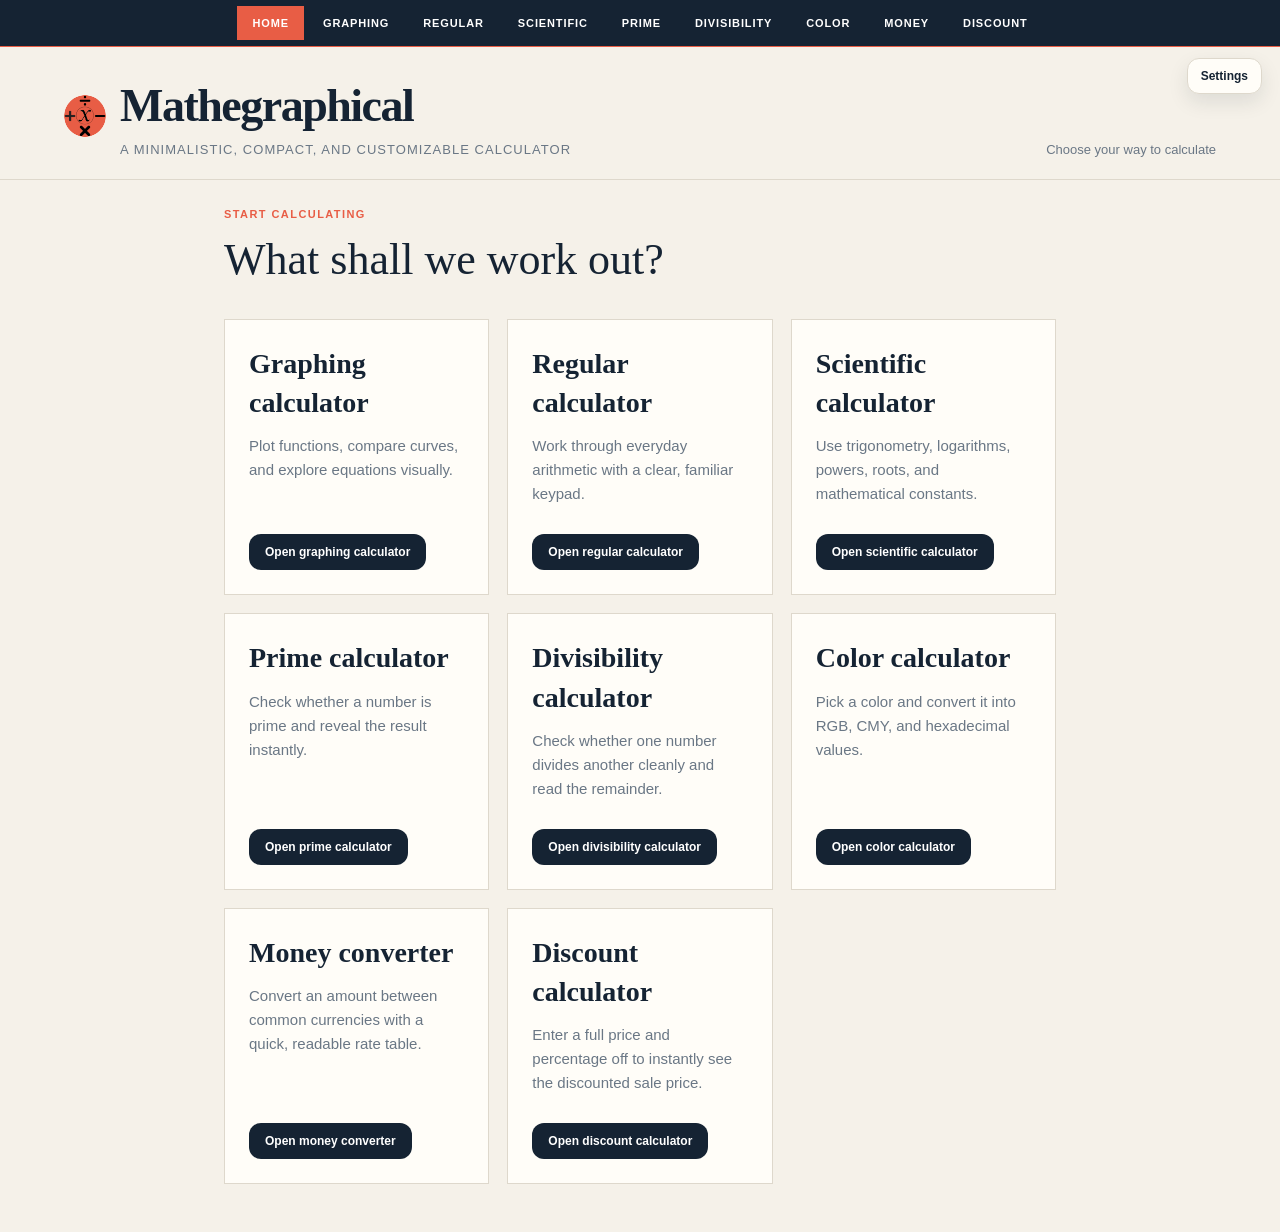
<file: index.html>
<!DOCTYPE html>
<html lang="en">
<head>
	<meta charset="UTF-8">
	<meta name="viewport" content="width=device-width, initial-scale=1.0">
	<title>Mathegraphical | A minimalistic, compact, and customizable calculator</title>
	<link rel="stylesheet" href="styles.css">
	<link rel="manifest" href="./manifest.json">
	<meta name="theme-color" content="#000000">
	<script>
	if ('serviceWorker' in navigator) {
		window.addEventListener('load', () => {
		navigator.serviceWorker.register('sw.js')
			.then(reg => console.log('Service Worker registered successfully!', reg))
			.catch(err => console.log('Service Worker registration failed:', err));
		});
	}
	</script>

</head>
<body>
	<div class="app">
		<header>
			<div class="brand">
				<img class="mark" src="mathegraphicallogo.svg" alt="Mathegraphical logo">
				<div><h1>Mathegraphical</h1><p class="subtitle">A minimalistic, compact, and customizable calculator</p></div>
			</div>
			<div class="hint">Choose your way to calculate</div>
		</header>
		<main class="home-main">
			<p class="eyebrow">Start calculating</p>
			<h2>What shall we work out?</h2>
			<div class="choices">
				<a class="choice" href="graphingcalculator.html">
					<div>
						<h3>Graphing calculator</h3>
						<p>Plot functions, compare curves, and explore equations visually.</p>
					</div>
					<span class="choice-label">Open graphing calculator</span>
				</a>
				<a class="choice" href="regularcalculator.html">
					<div>
						<h3>Regular calculator</h3>
						<p>Work through everyday arithmetic with a clear, familiar keypad.</p>
					</div>
					<span class="choice-label">Open regular calculator</span>
				</a>
				<a class="choice" href="scientificcalculator.html">
					<div>
						<h3>Scientific calculator</h3>
						<p>Use trigonometry, logarithms, powers, roots, and mathematical constants.</p>
					</div>
					<span class="choice-label">Open scientific calculator</span>
				</a>
				<a class="choice" href="primecalculator.html">
					<div><h3>Prime calculator</h3><p>Check whether a number is prime and reveal the result instantly.</p></div>
					<span class="choice-label">Open prime calculator</span>
				</a>
				<a class="choice" href="divisibilitycalcualtor.html">
					<div><h3>Divisibility calculator</h3><p>Check whether one number divides another cleanly and read the remainder.</p></div>
					<span class="choice-label">Open divisibility calculator</span>
				</a>
				<a class="choice" href="colorcalculator.html">
					<div><h3>Color calculator</h3><p>Pick a color and convert it into RGB, CMY, and hexadecimal values.</p></div>
					<span class="choice-label">Open color calculator</span>
				</a>
				<a class="choice" href="moneyconverter.html">
					<div><h3>Money converter</h3><p>Convert an amount between common currencies with a quick, readable rate table.</p></div>
					<span class="choice-label">Open money converter</span>
				</a>
				<a class="choice" href="discountcalculator.html">
					<div><h3>Discount calculator</h3><p>Enter a full price and percentage off to instantly see the discounted sale price.</p></div>
					<span class="choice-label">Open discount calculator</span>
				</a>
			</div>
		</main>
	</div>
	<nav class="side-tabs" aria-label="Calculator navigation">
		<a class="side-tab active" href="index.html" aria-current="page">Home</a>
		<a class="side-tab" href="graphingcalculator.html">Graphing</a>
		<a class="side-tab" href="regularcalculator.html">Regular</a>
		<a class="side-tab" href="scientificcalculator.html">Scientific</a>
		<a class="side-tab" href="primecalculator.html">Prime</a>
		<a class="side-tab" href="divisibilitycalcualtor.html">Divisibility</a>
		<a class="side-tab" href="colorcalculator.html">Color</a>
		<a class="side-tab" href="moneyconverter.html">Money</a>
		<a class="side-tab" href="discountcalculator.html">Discount</a>
	</nav>
	<div class="settings-launcher">
		<section class="settings-panel" id="settings-panel" hidden aria-labelledby="settings-title">
			<button class="settings-close" id="settings-close" type="button" aria-label="Close settings">×</button>
			<h2 id="settings-title">Colors</h2>
			<div class="settings-content">
				<p class="settings-section-title">Colors</p>
				<label class="color-setting">Accent <input type="color" data-color-variable="--accent" value="#e85d45"></label>
				<label class="color-setting">Ink <input type="color" data-color-variable="--ink" value="#152333"></label>
				<label class="color-setting">Paper <input type="color" data-color-variable="--paper" value="#f5f1e9"></label>
				<label class="color-setting">Panel <input type="color" data-color-variable="--panel" value="#fffdf8"></label>
				<p class="settings-section-title">Typography</p>
				<label class="font-setting">Font family <select id="font-family"><option value="Georgia">Georgia</option><option value="Arial">Arial</option><option value="Verdana">Verdana</option><option value="Courier New">Courier New</option></select></label>
				<label class="font-setting">Font size <span><input id="font-size" type="range" min="13" max="22" value="16"><output id="font-size-value">16px</output></span></label>
				<label class="font-setting">Line spacing <span><input id="line-height" type="range" min="1" max="2" step=".1" value="1.4"><output id="line-height-value">1.4</output></span></label>
				<p class="settings-section-title">Display</p>
				<label class="font-setting">Decimal places <select id="decimal-places"><option value="auto">Automatic</option><option value="0">0 decimal places</option><option value="1">1 decimal place</option><option value="2">2 decimal places</option><option value="3">3 decimal places</option><option value="4">4 decimal places</option><option value="5">5 decimal places</option><option value="6">6 decimal places</option><option value="7">7 decimal places</option><option value="8">8 decimal places</option><option value="9">9 decimal places</option><option value="10">10 decimal places</option></select></label>
				<label class="font-setting">Theme <select id="theme-mode"><option value="light">Light mode</option><option value="dark">Dark mode</option><option value="system">System default</option></select></label>
				<label class="font-setting">Button style <select id="button-style"><option value="rounded">Rounded</option><option value="square">Square</option><option value="pill">Pill-shaped</option></select></label>
			</div>
			<button class="settings-reset" id="settings-reset" type="button">Reset settings</button>
		</section>
		<button class="settings-toggle" id="settings-toggle" type="button" aria-expanded="false" aria-controls="settings-panel">Settings</button>
	</div>
	<script src="settings.js"></script>
</body>
</html>
</file>
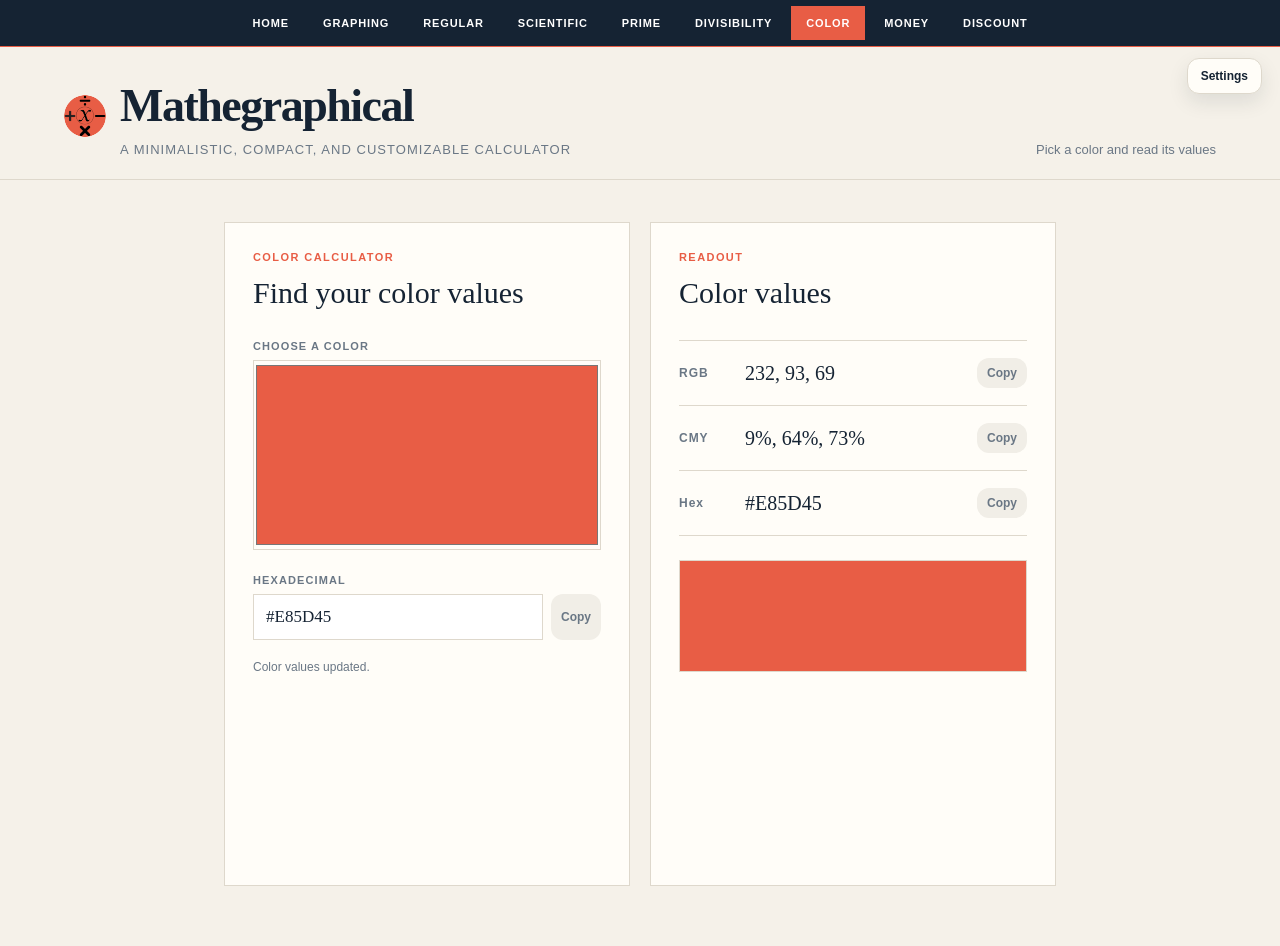
<file: colorcalculator.html>
<!DOCTYPE html>
<html lang="en">
<head>
	<meta charset="UTF-8">
	<meta name="viewport" content="width=device-width, initial-scale=1.0">
	<title>Mathegraphical | A minimalistic, compact, and customizable calculator</title>
	<link rel="stylesheet" href="styles.css">
</head>
<body>
	<div class="app">
		<header>
			<div class="brand">
				<img class="mark" src="mathegraphicallogo.svg" alt="Mathegraphical logo">
				<div><h1>Mathegraphical</h1><p class="subtitle">A minimalistic, compact, and customizable calculator</p></div>
			</div>
			<div class="hint">Pick a color and read its values</div>
		</header>
		<main class="tool-main">
			<section class="tool-panel color-picker-panel">
				<p class="eyebrow">Color calculator</p>
				<h2>Find your color values</h2>
				<label class="picker-label" for="color-picker">Choose a color</label>
				<input id="color-picker" class="large-color-picker" type="color" value="#e85d45">
				<label class="text-input-label" for="hex-input">Hexadecimal</label>
				<div class="inline-input"><input id="hex-input" value="#e85d45" maxlength="7" spellcheck="false"><button type="button" data-copy="hex-input">Copy</button></div>
				<p class="tool-status" id="color-status" aria-live="polite">Color values update as you edit.</p>
			</section>
			<section class="tool-panel values-panel" aria-labelledby="values-title">
				<p class="eyebrow">Readout</p>
				<h2 id="values-title">Color values</h2>
				<div class="value-list">
					<div class="value-row"><span>RGB</span><strong id="rgb-value">232, 93, 69</strong><button type="button" data-copy-value="rgb-value">Copy</button></div>
					<div class="value-row"><span>CMY</span><strong id="cmy-value">0%, 60%, 73%</strong><button type="button" data-copy-value="cmy-value">Copy</button></div>
					<div class="value-row"><span>Hex</span><strong id="hex-value">#E85D45</strong><button type="button" data-copy-value="hex-value">Copy</button></div>
				</div>
				<div class="color-preview" id="color-preview" aria-label="Selected color preview"></div>
			</section>
		</main>
	</div>
	<nav class="side-tabs" aria-label="Calculator navigation">
		<a class="side-tab" href="index.html">Home</a><a class="side-tab" href="graphingcalculator.html">Graphing</a><a class="side-tab" href="regularcalculator.html">Regular</a><a class="side-tab" href="scientificcalculator.html">Scientific</a><a class="side-tab" href="primecalculator.html">Prime</a><a class="side-tab" href="divisibilitycalcualtor.html">Divisibility</a><a class="side-tab active" href="colorcalculator.html" aria-current="page">Color</a><a class="side-tab" href="moneyconverter.html">Money</a><a class="side-tab" href="discountcalculator.html">Discount</a>
	</nav>
	<div class="settings-launcher"><section class="settings-panel" id="settings-panel" hidden aria-labelledby="settings-title"><button class="settings-close" id="settings-close" type="button" aria-label="Close settings">×</button><h2 id="settings-title">Settings</h2><div class="settings-content"><p class="settings-section-title">Colors</p><label class="color-setting">Accent <input type="color" data-color-variable="--accent" value="#e85d45"></label><label class="color-setting">Ink <input type="color" data-color-variable="--ink" value="#152333"></label><label class="color-setting">Paper <input type="color" data-color-variable="--paper" value="#f5f1e9"></label><label class="color-setting">Panel <input type="color" data-color-variable="--panel" value="#fffdf8"></label><p class="settings-section-title">Typography</p><label class="font-setting">Font family <select id="font-family"><option value="Georgia">Georgia</option><option value="Arial">Arial</option><option value="Verdana">Verdana</option><option value="Courier New">Courier New</option></select></label><label class="font-setting">Font size <span><input id="font-size" type="range" min="13" max="22" value="16"><output id="font-size-value">16px</output></span></label><label class="font-setting">Line spacing <span><input id="line-height" type="range" min="1" max="2" step=".1" value="1.4"><output id="line-height-value">1.4</output></span></label><p class="settings-section-title">Display</p><label class="font-setting">Decimal places <select id="decimal-places"><option value="auto">Automatic</option><option value="0">0 decimal places</option><option value="1">1 decimal place</option><option value="2">2 decimal places</option><option value="3">3 decimal places</option><option value="4">4 decimal places</option><option value="5">5 decimal places</option><option value="6">6 decimal places</option><option value="7">7 decimal places</option><option value="8">8 decimal places</option><option value="9">9 decimal places</option><option value="10">10 decimal places</option></select></label><label class="font-setting">Theme <select id="theme-mode"><option value="light">Light mode</option><option value="dark">Dark mode</option><option value="system">System default</option></select></label><label class="font-setting">Button style <select id="button-style"><option value="rounded">Rounded</option><option value="square">Square</option><option value="pill">Pill-shaped</option></select></label></div><button class="settings-reset" id="settings-reset" type="button">Reset settings</button></section><button class="settings-toggle" id="settings-toggle" type="button" aria-expanded="false" aria-controls="settings-panel">Settings</button></div>
	<script>
		const colorPicker = document.getElementById('color-picker');
		const hexInput = document.getElementById('hex-input');
		const colorStatus = document.getElementById('color-status');
		const STORAGE_KEY = 'mathegraphical-color-state';

		function saveColorState(color) {
			try {
				localStorage.setItem(STORAGE_KEY, JSON.stringify({ color }));
			} catch {
				// Ignore storage failures.
			}
		}

		function restoreColorState() {
			try {
				const saved = JSON.parse(localStorage.getItem(STORAGE_KEY) || '{}');
				if (typeof saved.color === 'string' && /^#[0-9a-f]{6}$/i.test(saved.color)) return saved.color;
			} catch {
				// Ignore invalid storage.
			}
			return '#e85d45';
		}

		function updateColor(hex) {
			const value = hex.trim().replace(/^#?/, '#');
			if (!/^#[0-9a-f]{6}$/i.test(value)) { colorStatus.textContent = 'Enter a six-digit hex color.'; return; }
			const red = parseInt(value.slice(1, 3), 16), green = parseInt(value.slice(3, 5), 16), blue = parseInt(value.slice(5, 7), 16);
			colorPicker.value = value;
			hexInput.value = value.toUpperCase();
			document.getElementById('rgb-value').textContent = `${red}, ${green}, ${blue}`;
			document.getElementById('cmy-value').textContent = `${Math.round((1 - red / 255) * 100)}%, ${Math.round((1 - green / 255) * 100)}%, ${Math.round((1 - blue / 255) * 100)}%`;
			document.getElementById('hex-value').textContent = value.toUpperCase();
			document.getElementById('color-preview').style.backgroundColor = value;
			colorStatus.textContent = 'Color values updated.';
			saveColorState(value);
		}
		colorPicker.addEventListener('input', event => updateColor(event.target.value));
		hexInput.addEventListener('input', event => updateColor(event.target.value));
		document.querySelectorAll('[data-copy], [data-copy-value]').forEach(button => button.addEventListener('click', async () => {
			const id = button.dataset.copy || button.dataset.copyValue;
			await navigator.clipboard?.writeText(document.getElementById(id).value || document.getElementById(id).textContent);
			colorStatus.textContent = 'Copied to clipboard.';
		}));
		colorPicker.value = restoreColorState();
		updateColor(colorPicker.value);
	</script>
	<script src="settings.js"></script>
</body>
</html>
</file>
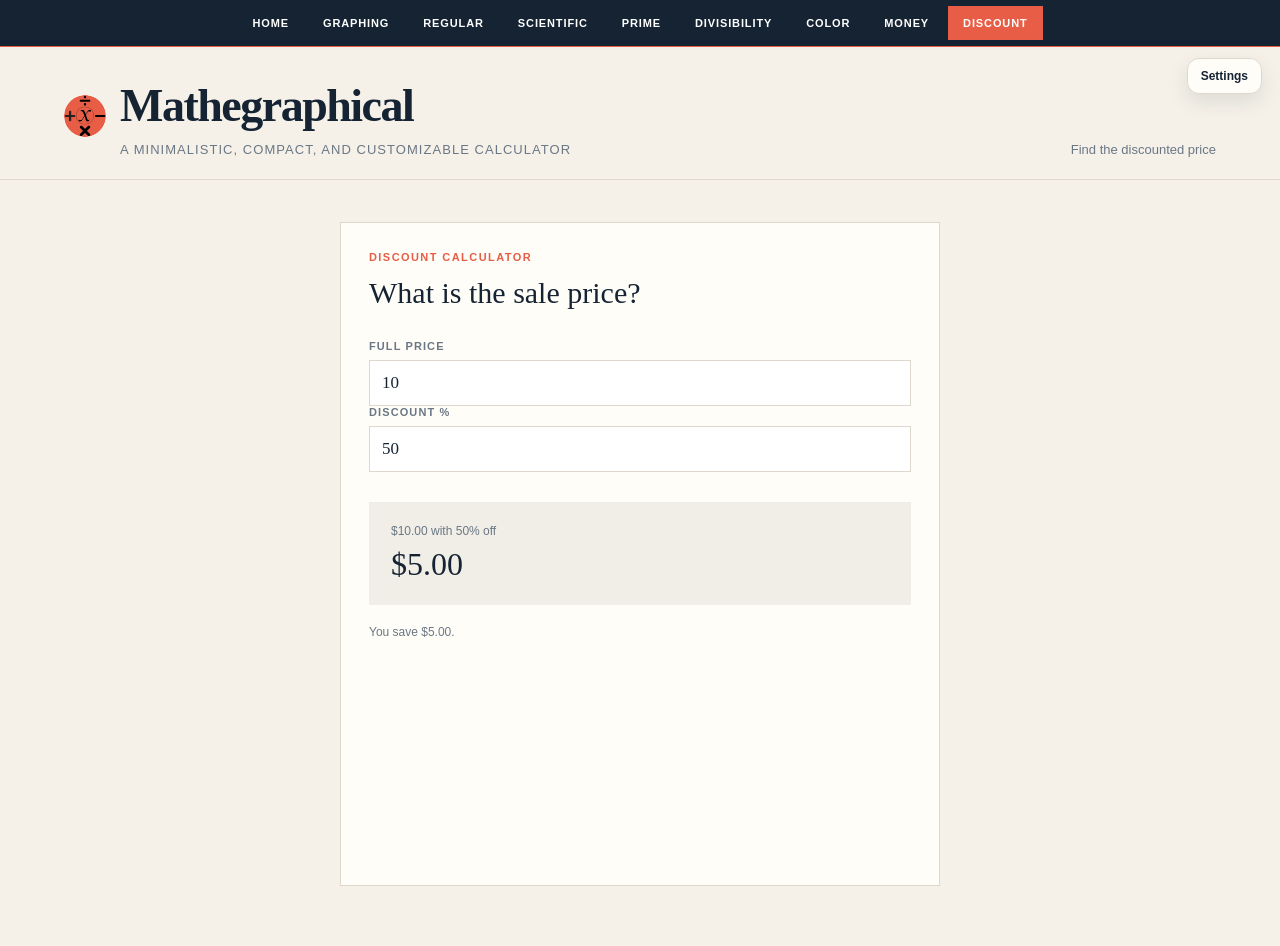
<file: discountcalculator.html>
<!DOCTYPE html>
<html lang="en">
<head>
	<meta charset="UTF-8">
	<meta name="viewport" content="width=device-width, initial-scale=1.0">
	<title>Mathegraphical | A minimalistic, compact, and customizable calculator</title>
	<link rel="stylesheet" href="styles.css">
</head>
<body>
	<div class="app">
		<header><div class="brand"><img class="mark" src="mathegraphicallogo.svg" alt="Mathegraphical logo"><div><h1>Mathegraphical</h1><p class="subtitle">A minimalistic, compact, and customizable calculator</p></div></div><div class="hint">Find the discounted price</div></header>
		<main class="tool-main money-main">
			<section class="tool-panel converter-panel">
				<p class="eyebrow">Discount calculator</p><h2>What is the sale price?</h2>
				<label class="text-input-label" for="full-price">Full price</label>
				<input class="amount-input" id="full-price" type="number" min="0" step="any" value="10">
				<label class="text-input-label" for="discount-percent">Discount %</label>
				<input class="amount-input" id="discount-percent" type="number" min="0" max="100" step="any" value="50">
				<div class="conversion-result">
					<span id="result-label">$10.00 with 50% off</span>
					<strong id="result">$5.00</strong>
				</div>
				<p class="tool-status" id="money-status">You save $5.00.</p>
			</section>
		</main>
	</div>
	<nav class="side-tabs" aria-label="Calculator navigation">
		<a class="side-tab" href="index.html">Home</a>
		<a class="side-tab" href="graphingcalculator.html">Graphing</a>
		<a class="side-tab" href="regularcalculator.html">Regular</a>
		<a class="side-tab" href="scientificcalculator.html">Scientific</a>
		<a class="side-tab" href="primecalculator.html">Prime</a>
		<a class="side-tab" href="divisibilitycalcualtor.html">Divisibility</a>
		<a class="side-tab" href="colorcalculator.html">Color</a>
		<a class="side-tab" href="moneyconverter.html">Money</a>
		<a class="side-tab active" href="discountcalculator.html" aria-current="page">Discount</a>
	</nav>
	<div class="settings-launcher"><section class="settings-panel" id="settings-panel" hidden aria-labelledby="settings-title"><button class="settings-close" id="settings-close" type="button" aria-label="Close settings">×</button><h2 id="settings-title">Settings</h2><div class="settings-content"><p class="settings-section-title">Colors</p><label class="color-setting">Accent <input type="color" data-color-variable="--accent" value="#e85d45"></label><label class="color-setting">Ink <input type="color" data-color-variable="--ink" value="#152333"></label><label class="color-setting">Paper <input type="color" data-color-variable="--paper" value="#f5f1e9"></label><label class="color-setting">Panel <input type="color" data-color-variable="--panel" value="#fffdf8"></label><p class="settings-section-title">Typography</p><label class="font-setting">Font family <select id="font-family"><option value="Georgia">Georgia</option><option value="Arial">Arial</option><option value="Verdana">Verdana</option><option value="Courier New">Courier New</option></select></label><label class="font-setting">Font size <span><input id="font-size" type="range" min="13" max="22" value="16"><output id="font-size-value">16px</output></span></label><label class="font-setting">Line spacing <span><input id="line-height" type="range" min="1" max="2" step=".1" value="1.4"><output id="line-height-value">1.4</output></span></label><p class="settings-section-title">Display</p><label class="font-setting">Decimal places <select id="decimal-places"><option value="auto">Automatic</option><option value="0">0 decimal places</option><option value="1">1 decimal place</option><option value="2">2 decimal places</option><option value="3">3 decimal places</option><option value="4">4 decimal places</option><option value="5">5 decimal places</option><option value="6">6 decimal places</option><option value="7">7 decimal places</option><option value="8">8 decimal places</option><option value="9">9 decimal places</option><option value="10">10 decimal places</option></select></label><label class="font-setting">Theme <select id="theme-mode"><option value="light">Light mode</option><option value="dark">Dark mode</option><option value="system">System default</option></select></label><label class="font-setting">Button style <select id="button-style"><option value="rounded">Rounded</option><option value="square">Square</option><option value="pill">Pill-shaped</option></select></label></div><button class="settings-reset" id="settings-reset" type="button">Reset settings</button></section><button class="settings-toggle" id="settings-toggle" type="button" aria-expanded="false" aria-controls="settings-panel">Settings</button></div>
	<script>
		const fullPriceInput = document.getElementById('full-price');
		const discountInput = document.getElementById('discount-percent');
		const STORAGE_KEY = 'mathegraphical-discount-state';

		function formatCurrency(value) {
			return new Intl.NumberFormat('en-US', {
				style: 'currency',
				currency: 'USD'
			}).format(value);
		}

		function saveState() {
			try {
				localStorage.setItem(STORAGE_KEY, JSON.stringify({
					fullPrice: fullPriceInput.value,
					discount: discountInput.value
				}));
			} catch {
				// Ignore storage failures.
			}
		}

		function restoreState() {
			try {
				const saved = JSON.parse(localStorage.getItem(STORAGE_KEY) || '{}');
				if (typeof saved.fullPrice === 'string') fullPriceInput.value = saved.fullPrice;
				if (typeof saved.discount === 'string') discountInput.value = saved.discount;
			} catch {
				// Ignore invalid storage.
			}
		}

		function calculate() {
			const fullPrice = Number(fullPriceInput.value) || 0;
			const discountPercent = Number(discountInput.value) || 0;
			const safeDiscount = Math.min(Math.max(discountPercent, 0), 100);
			const salePrice = fullPrice * (1 - safeDiscount / 100);
			const savings = fullPrice - salePrice;

			document.getElementById('result-label').textContent = `${formatCurrency(fullPrice)} with ${safeDiscount.toFixed(1).replace(/\.0$/, '')}% off`;
			document.getElementById('result').textContent = formatCurrency(salePrice);
			document.getElementById('money-status').textContent = `You save ${formatCurrency(savings)}.`;
			saveState();
		}

		fullPriceInput.addEventListener('input', calculate);
		discountInput.addEventListener('input', calculate);
		restoreState();
		calculate();
	</script>
	<script src="settings.js"></script>
</body>
</html>
</file>
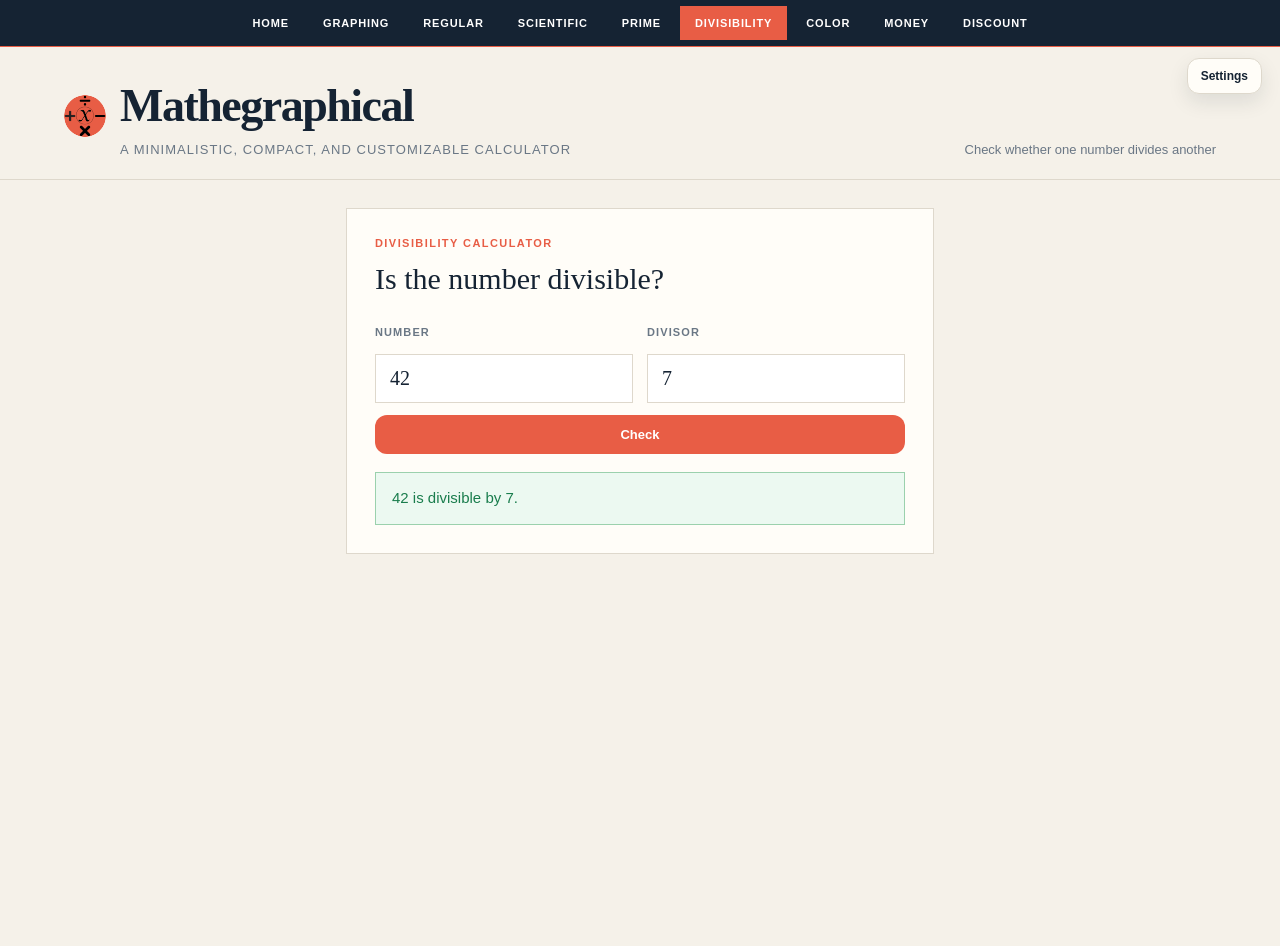
<file: divisibilitycalcualtor.html>
<!DOCTYPE html>
<html lang="en">
<head>
  <meta charset="UTF-8">
  <meta name="viewport" content="width=device-width, initial-scale=1.0">
  <title>Mathegraphical | Divisibility calculator</title>
  <link rel="stylesheet" href="styles.css">
</head>
<body>
  <div class="app">
    <header>
      <div class="brand">
        <img class="mark" src="mathegraphicallogo.svg" alt="Mathegraphical logo">
        <div>
          <h1>Mathegraphical</h1>
          <p class="subtitle">A minimalistic, compact, and customizable calculator</p>
        </div>
      </div>
      <div class="hint">Check whether one number divides another</div>
    </header>
    <main class="divisibility-main">
      <section class="tool-panel divisibility-panel" aria-label="Divisibility calculator section">
        <p class="eyebrow">Divisibility calculator</p>
        <h2>Is the number divisible?</h2>

        <div class="divisibility-grid">
          <label class="divisibility-field" for="dividend-input">
            <span class="text-input-label">Number</span>
            <input class="divisibility-input" id="dividend-input" type="number" step="1" value="42" placeholder="Enter a number">
          </label>

          <label class="divisibility-field" for="divisor-input">
            <span class="text-input-label">Divisor</span>
            <input class="divisibility-input" id="divisor-input" type="number" step="1" value="7" placeholder="Enter a divisor">
          </label>
        </div>

        <button class="divisibility-button" id="divisibility-button" type="button">Check</button>
        <div id="divisibility-result" class="divisibility-status" aria-live="polite">Enter two whole numbers to check.</div>
      </section>
    </main>
  </div>

  <nav class="side-tabs" aria-label="Calculator navigation">
    <a class="side-tab" href="index.html">Home</a>
    <a class="side-tab" href="graphingcalculator.html">Graphing</a>
    <a class="side-tab" href="regularcalculator.html">Regular</a>
    <a class="side-tab" href="scientificcalculator.html">Scientific</a>
    <a class="side-tab" href="primecalculator.html">Prime</a>
    <a class="side-tab active" href="divisibilitycalcualtor.html" aria-current="page">Divisibility</a>
    <a class="side-tab" href="colorcalculator.html">Color</a>
    <a class="side-tab" href="moneyconverter.html">Money</a>
    <a class="side-tab" href="discountcalculator.html">Discount</a>
  </nav>

  <div class="settings-launcher">
    <section class="settings-panel" id="settings-panel" hidden aria-labelledby="settings-title">
      <button class="settings-close" id="settings-close" type="button" aria-label="Close settings">×</button>
      <h2 id="settings-title">Settings</h2>
      <div class="settings-content">
        <p class="settings-section-title">Colors</p>
        <label class="color-setting">Accent <input type="color" data-color-variable="--accent" value="#e85d45"></label>
        <label class="color-setting">Ink <input type="color" data-color-variable="--ink" value="#152333"></label>
        <label class="color-setting">Paper <input type="color" data-color-variable="--paper" value="#f5f1e9"></label>
        <label class="color-setting">Panel <input type="color" data-color-variable="--panel" value="#fffdf8"></label>
        <p class="settings-section-title">Typography</p>
        <label class="font-setting">Font family <select id="font-family"><option value="Georgia">Georgia</option><option value="Arial">Arial</option><option value="Verdana">Verdana</option><option value="Courier New">Courier New</option></select></label>
        <label class="font-setting">Font size <span><input id="font-size" type="range" min="13" max="22" value="16"><output id="font-size-value">16px</output></span></label>
        <label class="font-setting">Line spacing <span><input id="line-height" type="range" min="1" max="2" step=".1" value="1.4"><output id="line-height-value">1.4</output></span></label>
        <p class="settings-section-title">Display</p>
        <label class="font-setting">Decimal places <select id="decimal-places"><option value="auto">Automatic</option><option value="0">0 decimal places</option><option value="1">1 decimal place</option><option value="2">2 decimal places</option><option value="3">3 decimal places</option><option value="4">4 decimal places</option><option value="5">5 decimal places</option><option value="6">6 decimal places</option><option value="7">7 decimal places</option><option value="8">8 decimal places</option><option value="9">9 decimal places</option><option value="10">10 decimal places</option></select></label>
        <label class="font-setting">Theme <select id="theme-mode"><option value="light">Light mode</option><option value="dark">Dark mode</option><option value="system">System default</option></select></label>
        <label class="font-setting">Button style <select id="button-style"><option value="rounded">Rounded</option><option value="square">Square</option><option value="pill">Pill-shaped</option></select></label>
      </div>
      <button class="settings-reset" id="settings-reset" type="button">Reset settings</button>
    </section>
    <button class="settings-toggle" id="settings-toggle" type="button" aria-expanded="false" aria-controls="settings-panel">Settings</button>
  </div>

  <script>
    const dividendInput = document.getElementById('dividend-input');
    const divisorInput = document.getElementById('divisor-input');
    const divisibilityResult = document.getElementById('divisibility-result');
    const divisibilityButton = document.getElementById('divisibility-button');
    const STORAGE_KEY = 'mathegraphical-divisibility-state';

    function saveState() {
      try {
        localStorage.setItem(STORAGE_KEY, JSON.stringify({
          dividend: dividendInput.value,
          divisor: divisorInput.value
        }));
      } catch {
        // Ignore storage failures.
      }
    }

    function restoreState() {
      try {
        const saved = JSON.parse(localStorage.getItem(STORAGE_KEY) || '{}');
        if (typeof saved.dividend === 'string') dividendInput.value = saved.dividend;
        if (typeof saved.divisor === 'string') divisorInput.value = saved.divisor;
      } catch {
        dividendInput.value = '42';
        divisorInput.value = '7';
      }
    }

    function setResult(message, type = 'neutral') {
      divisibilityResult.textContent = message;
      divisibilityResult.className = 'divisibility-status';
      if (type === 'success') {
        divisibilityResult.classList.add('success');
      } else if (type === 'error') {
        divisibilityResult.classList.add('error');
      }
    }

    function checkDivisibility() {
      const dividendText = dividendInput.value.trim();
      const divisorText = divisorInput.value.trim();

      if (dividendText === '' || divisorText === '') {
        setResult('Please enter both a number and a divisor.', 'error');
        saveState();
        return;
      }

      const dividend = Number(dividendText);
      const divisor = Number(divisorText);

      if (!Number.isInteger(dividend) || !Number.isInteger(divisor)) {
        setResult('Please enter whole numbers only.', 'error');
        saveState();
        return;
      }

      if (divisor === 0) {
        setResult('A divisor of 0 is not allowed.', 'error');
        saveState();
        return;
      }

      const remainder = Math.abs(dividend) % Math.abs(divisor);
      const isDivisible = remainder === 0;
      const absoluteDividend = Math.abs(dividend);
      const absoluteDivisor = Math.abs(divisor);

      if (isDivisible) {
        setResult(`${absoluteDividend} is divisible by ${absoluteDivisor}.`, 'success');
      } else {
        setResult(`${absoluteDividend} is not divisible by ${absoluteDivisor}. Remainder: ${remainder}.`, 'error');
      }

      saveState();
    }

    divisibilityButton.addEventListener('click', checkDivisibility);
    dividendInput.addEventListener('keydown', (event) => {
      if (event.key === 'Enter') {
        checkDivisibility();
      }
    });
    divisorInput.addEventListener('keydown', (event) => {
      if (event.key === 'Enter') {
        checkDivisibility();
      }
    });
    dividendInput.addEventListener('input', () => {
      saveState();
      if (dividendInput.value.trim() === '') {
        setResult('Enter two whole numbers to check.', 'neutral');
      }
    });
    divisorInput.addEventListener('input', () => {
      saveState();
      if (divisorInput.value.trim() === '') {
        setResult('Enter two whole numbers to check.', 'neutral');
      }
    });

    restoreState();
    checkDivisibility();
  </script>
  <script src="settings.js"></script>
</body>
</html>
</file>
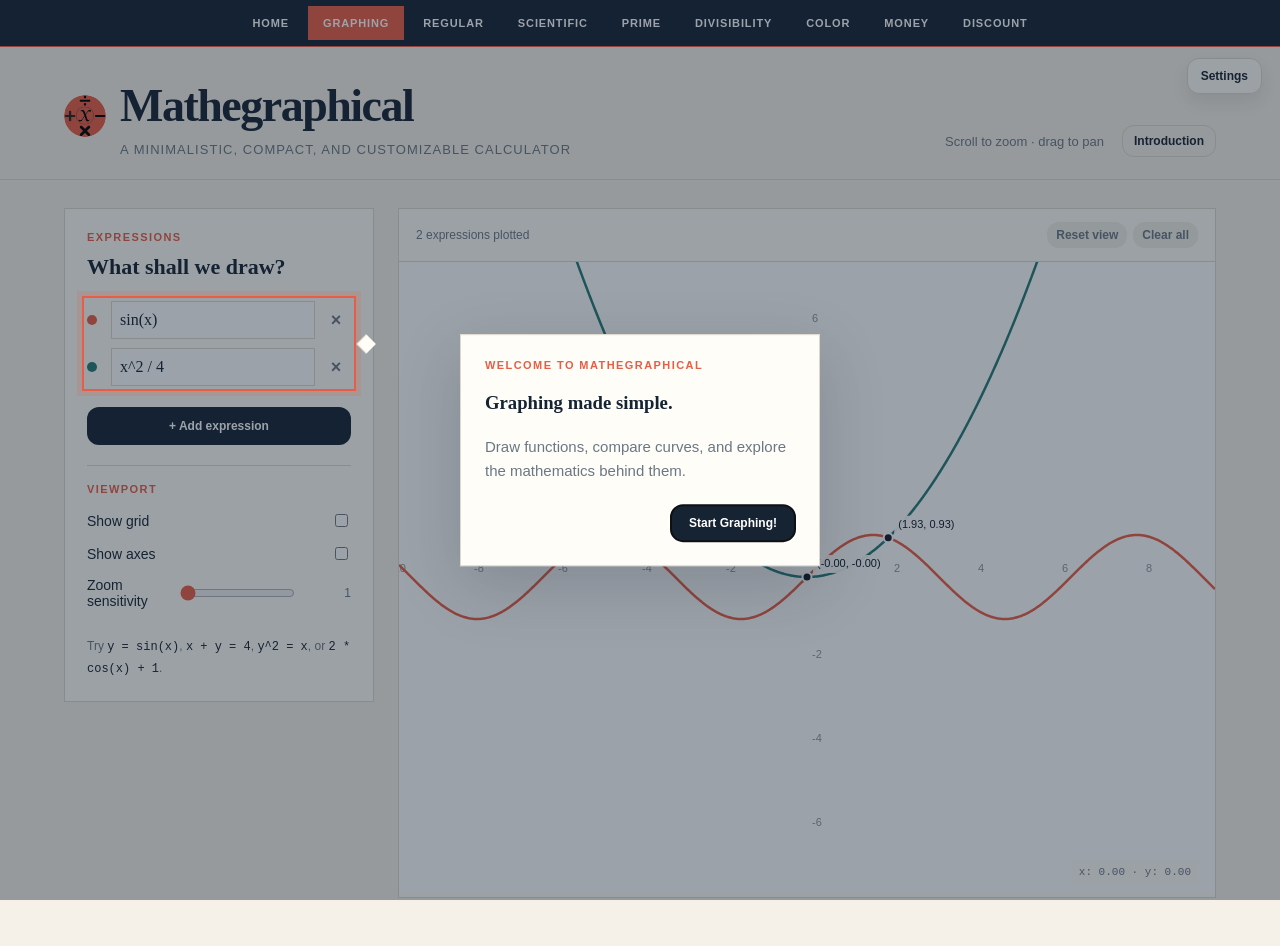
<file: graphingcalculator.html>
<!DOCTYPE html>
<html lang="en">
<head>
    <meta charset="UTF-8">
    <meta name="viewport" content="width=device-width, initial-scale=1.0">
    <title>Mathegraphical | A minimalistic, compact, and customizable calculator</title>
    <link rel="stylesheet" href="styles.css">
</head>
<body>
    <div class="app">
        <header>
            <div class="brand">
                <img class="mark" src="mathegraphicallogo.svg" alt="Mathegraphical logo">
                <div><h1>Mathegraphical</h1><p class="subtitle">A minimalistic, compact, and customizable calculator</p></div>
            </div>
            <div class="header-actions">
                <div class="hint">Scroll to zoom · drag to pan</div>
                <button class="intro-button" id="show-introduction">Introduction</button>
            </div>
        </header>
        <main class="graph-main">
            <aside>
                <p class="eyebrow">Expressions</p>
                <h2>What shall we draw?</h2>
                <div id="expressions"></div>
                <button class="primary" id="add-expression">+ Add expression</button>
                <div class="settings">
                    <p class="eyebrow">Viewport</p>
                    <label class="setting">Show grid <input id="show-grid" type="checkbox" checked></label>
                    <label class="setting">Show axes <input id="show-axes" type="checkbox" checked></label>
                    <label class="setting">Zoom sensitivity <span class="range-row"><input id="zoom-speed" type="range" min="1" max="10" value="1"><output id="zoom-value">1</output></span></label>
                </div>
                <div class="examples">Try <code>y = sin(x)</code>, <code>x + y = 4</code>, <code>y^2 = x</code>, or <code>2 * cos(x) + 1</code>.</div>
            </aside>
            <section class="plot-wrap">
                <div class="plot-top"><span id="status">Ready to plot</span><div class="view-buttons"><button id="reset">Reset view</button><button id="clear">Clear all</button></div></div>
                <canvas id="graph" aria-label="Mathematical graph"></canvas>
                <div class="coordinates" id="coordinates">x: 0.00 · y: 0.00</div>
            </section>
        </main>
    </div>
    <nav class="side-tabs" aria-label="Calculator navigation">
        <a class="side-tab" href="index.html">Home</a>
        <a class="side-tab active" href="graphingcalculator.html" aria-current="page">Graphing</a>
        <a class="side-tab" href="regularcalculator.html">Regular</a>
        <a class="side-tab" href="scientificcalculator.html">Scientific</a>
        <a class="side-tab" href="primecalculator.html">Prime</a>
        <a class="side-tab" href="divisibilitycalcualtor.html">Divisibility</a>
        <a class="side-tab" href="colorcalculator.html">Color</a>
        <a class="side-tab" href="moneyconverter.html">Money</a>
        <a class="side-tab" href="discountcalculator.html">Discount</a>
    </nav>
    <div class="settings-launcher">
        <section class="settings-panel" id="settings-panel" hidden aria-labelledby="settings-title">
            <button class="settings-close" id="settings-close" type="button" aria-label="Close settings">×</button>
            <h2 id="settings-title">Colors</h2>
            <div class="settings-content">
                <p class="settings-section-title">Colors</p>
                <label class="color-setting">Accent <input type="color" data-color-variable="--accent" value="#e85d45"></label>
                <label class="color-setting">Ink <input type="color" data-color-variable="--ink" value="#152333"></label>
                <label class="color-setting">Paper <input type="color" data-color-variable="--paper" value="#f5f1e9"></label>
                <label class="color-setting">Panel <input type="color" data-color-variable="--panel" value="#fffdf8"></label>
                <p class="settings-section-title">Typography</p>
                <label class="font-setting">Font family <select id="font-family"><option value="Georgia">Georgia</option><option value="Arial">Arial</option><option value="Verdana">Verdana</option><option value="Courier New">Courier New</option></select></label>
                <label class="font-setting">Font size <span><input id="font-size" type="range" min="13" max="22" value="16"><output id="font-size-value">16px</output></span></label>
                <label class="font-setting">Line spacing <span><input id="line-height" type="range" min="1" max="2" step=".1" value="1.4"><output id="line-height-value">1.4</output></span></label>
                <p class="settings-section-title">Display</p>
                <label class="font-setting">Decimal places <select id="decimal-places"><option value="auto">Automatic</option><option value="0">0 decimal places</option><option value="1">1 decimal place</option><option value="2">2 decimal places</option><option value="3">3 decimal places</option><option value="4">4 decimal places</option><option value="5">5 decimal places</option><option value="6">6 decimal places</option><option value="7">7 decimal places</option><option value="8">8 decimal places</option><option value="9">9 decimal places</option><option value="10">10 decimal places</option></select></label>
                <label class="font-setting">Theme <select id="theme-mode"><option value="light">Light mode</option><option value="dark">Dark mode</option><option value="system">System default</option></select></label>
                <label class="font-setting">Button style <select id="button-style"><option value="rounded">Rounded</option><option value="square">Square</option><option value="pill">Pill-shaped</option></select></label>
            </div>
            <button class="settings-reset" id="settings-reset" type="button">Reset settings</button>
        </section>
        <button class="settings-toggle" id="settings-toggle" type="button" aria-expanded="false" aria-controls="settings-panel">Settings</button>
    </div>
    <div class="welcome" id="welcome" role="dialog" aria-modal="true" aria-labelledby="welcome-title">
        <div class="tour-highlight" id="tour-highlight"></div>
        <div class="tour-arrow" id="tour-arrow"></div>
        <div class="welcome-panel intro-state" id="intro-panel">
            <p class="tour-progress">Welcome to Mathegraphical</p>
            <h3>Graphing made simple.</h3>
            <p>Draw functions, compare curves, and explore the mathematics behind them.</p>
            <div class="tour-actions">
                <button class="primary tour-next" id="intro-start">Start Graphing!</button>
            </div>
        </div>
        <div class="welcome-panel" id="tour-panel">
            <p class="tour-progress" id="tour-progress">Tour 1 of 5</p>
            <h2 id="welcome-title">Your expressions</h2>
            <p id="tour-description">Enter a function of <code>x</code>, such as <code>sin(x)</code> or <code>x^2 / 4</code>. The graph updates as you type.</p>
            <div class="tour-actions">
                <button class="tour-skip" id="tour-skip">Skip tour</button>
                <button class="primary tour-next" id="welcome-start">Next</button>
            </div>
        </div>
    </div>
    <script>
        const canvas = document.getElementById('graph');
        const context = canvas.getContext('2d');
        const expressionList = document.getElementById('expressions');
        const status = document.getElementById('status');
        const coordinates = document.getElementById('coordinates');
        const colors = ['#e85d45', '#267a78', '#d69a2d', '#7656a8', '#2d6ea3'];
        const GRAPH_STORAGE_KEY = 'mathegraphical-graph-state';
        let expressions = ['sin(x)', 'x^2 / 4'];
        let view = { x: 0, y: 0, scale: 42 };
        let drag = null;

        function saveGraphState() {
            try {
                localStorage.setItem(GRAPH_STORAGE_KEY, JSON.stringify({
                    expressions,
                    view,
                    showGrid: document.getElementById('show-grid').checked,
                    showAxes: document.getElementById('show-axes').checked,
                    zoomSpeed: document.getElementById('zoom-speed').value
                }));
            } catch {
                // Ignore storage failures.
            }
        }

        function restoreGraphState() {
            try {
                const saved = JSON.parse(localStorage.getItem(GRAPH_STORAGE_KEY) || '{}');
                if (Array.isArray(saved.expressions) && saved.expressions.length) expressions = saved.expressions;
                if (saved.view && typeof saved.view.x === 'number' && typeof saved.view.y === 'number' && typeof saved.view.scale === 'number') {
                    view = saved.view;
                }
                if (document.getElementById('show-grid')) document.getElementById('show-grid').checked = !!saved.showGrid;
                if (document.getElementById('show-axes')) document.getElementById('show-axes').checked = !!saved.showAxes;
                if (document.getElementById('zoom-speed') && saved.zoomSpeed) document.getElementById('zoom-speed').value = saved.zoomSpeed;
            } catch {
                expressions = ['sin(x)', 'x^2 / 4'];
                view = { x: 0, y: 0, scale: 42 };
            }
        }

        const welcome = document.getElementById('welcome');
        const introPanel = document.getElementById('intro-panel');
        const introStart = document.getElementById('intro-start');
        const welcomeStart = document.getElementById('welcome-start');
        const showIntroduction = document.getElementById('show-introduction');
        const tourSkip = document.getElementById('tour-skip');
        const tourPanel = document.getElementById('tour-panel');
        const tourHighlight = document.getElementById('tour-highlight');
        const tourArrow = document.getElementById('tour-arrow');
        const tourProgress = document.getElementById('tour-progress');
        const tourTitle = document.getElementById('welcome-title');
        const tourDescription = document.getElementById('tour-description');
        const tourSteps = [
            { target: '#expressions', title: 'Your expressions', description: 'Enter a function or equation using <code>x</code> and <code>y</code>, such as <code>y = sin(x)</code>, <code>x + y = 4</code>, or <code>y^2 = x</code>.' },
            { target: '#add-expression', title: 'Compare functions', description: 'Add another expression to compare multiple curves. Each expression gets its own color.' },
            { target: '.settings', title: 'Tune the viewport', description: 'Toggle the grid and axes, then adjust the zoom sensitivity to match how you like to explore.' },
            { target: '.view-buttons', title: 'Manage the view', description: 'Reset the graph to the origin or clear every expression with these controls.' },
            { target: '#graph', title: 'Explore the graph', description: 'Drag to pan, scroll to zoom, and move your pointer over the graph to read coordinates.' }
        ];
        let tourIndex = 0;
        const introductionSeen = localStorage.getItem('mathegraphical-intro-seen') === 'true';
        if (introductionSeen) welcome.hidden = true;
        else tourPanel.hidden = true;
        function startTour() {
            introPanel.hidden = true;
            tourPanel.hidden = false;
            tourIndex = 0;
            updateTour();
            welcomeStart.focus();
        }
        function updateTour() {
            const step = tourSteps[tourIndex];
            const target = document.querySelector(step.target);
            if (!target) return;
            const bounds = target.getBoundingClientRect();
            const panelWidth = Math.min(360, window.innerWidth - 32);
            const panelOnRight = bounds.left < window.innerWidth / 2;
            const panelLeft = panelOnRight ? Math.min(window.innerWidth - panelWidth - 16, bounds.right + 28) : Math.max(16, bounds.left - panelWidth - 28);
            const panelTop = Math.max(90, Math.min(window.innerHeight - 180, bounds.top + bounds.height / 2));
            tourHighlight.style.left = `${bounds.left - 5}px`;
            tourHighlight.style.top = `${bounds.top - 5}px`;
            tourHighlight.style.width = `${bounds.width + 10}px`;
            tourHighlight.style.height = `${bounds.height + 10}px`;
            tourPanel.style.left = `${panelLeft}px`;
            tourPanel.style.top = `${panelTop}px`;
            tourArrow.style.left = `${panelOnRight ? bounds.right + 8 : panelLeft + panelWidth + 8}px`;
            tourArrow.style.top = `${bounds.top + bounds.height / 2 - 7}px`;
            tourProgress.textContent = `Tour ${tourIndex + 1} of ${tourSteps.length}`;
            tourTitle.textContent = step.title;
            tourDescription.innerHTML = step.description;
            welcomeStart.textContent = tourIndex === tourSteps.length - 1 ? 'Finish' : 'Next';
        }
        function openIntroduction() {
            welcome.hidden = false;
            introPanel.hidden = false;
            tourPanel.hidden = true;
            introStart.focus();
        }
        introStart.addEventListener('click', startTour);
        welcomeStart.addEventListener('click', () => {
            if (tourIndex < tourSteps.length - 1) {
                tourIndex++;
                updateTour();
                return;
            }
            localStorage.setItem('mathegraphical-intro-seen', 'true');
            welcome.hidden = true;
            document.querySelector('#expressions input')?.focus();
        });
        tourSkip.addEventListener('click', () => {
            localStorage.setItem('mathegraphical-intro-seen', 'true');
            welcome.hidden = true;
        });
        showIntroduction.addEventListener('click', openIntroduction);

        function addExpression(value = '') {
            expressions.push(value);
            renderInputs();
        }

        function renderInputs() {
            expressionList.innerHTML = expressions.map((expression, index) => `
                <div class="expression">
                    <span class="swatch" style="background:${colors[index % colors.length]}"></span>
                    <input value="${expression.replace(/"/g, '&quot;')}" data-index="${index}" aria-label="Expression ${index + 1}">
                    <button class="remove" data-remove="${index}" aria-label="Remove expression">×</button>
                </div>`).join('');
            expressionList.querySelectorAll('input').forEach(input => input.addEventListener('input', event => {
                expressions[Number(event.target.dataset.index)] = event.target.value;
                saveGraphState();
                draw();
            }));
            expressionList.querySelectorAll('[data-remove]').forEach(button => button.addEventListener('click', event => {
                expressions.splice(Number(event.target.dataset.remove), 1);
                saveGraphState();
                renderInputs(); draw();
            }));
            draw();
        }

        function compile(source) {
            const parts = source.split('=');
            if (parts.length > 1) {
                if (parts.length !== 2 || !parts[0].trim() || !parts[1].trim()) throw new Error('Invalid equation');
                const compileSide = side => side.toLowerCase().replace(/\^/g, '**').replace(/π/g, 'PI')
                    .replace(/\b(sin|cos|tan|sqrt|abs|log|ln|exp|min|max|floor|ceil|round)\b/g, 'Math.$1')
                    .replace(/\bpi\b/g, 'Math.PI').replace(/\be\b/g, 'Math.E');
                return { implicit: true, fn: new Function('x', 'y', `return (${compileSide(parts[0])}) - (${compileSide(parts[1])});`) };
            }
            let code = source.toLowerCase().replace(/\^/g, '**').replace(/π/g, 'PI');
            code = code.replace(/\b(sin|cos|tan|sqrt|abs|log|ln|exp|min|max|floor|ceil|round)\b/g, 'Math.$1');
            code = code.replace(/(\d+(?:\.\d+)?)\s*x\b/g, '$1 * x');
            code = code.replace(/\bx{2,}\b/g, match => Array(match.length).fill('x').join(' * '));
            code = code.replace(/\bpi\b/g, 'Math.PI').replace(/\be\b/g, 'Math.E');
            return { implicit: false, fn: new Function('x', `return ${code};`) };
        }

        function toScreen(x, y) {
            return { x: canvas.width / 2 + (x - view.x) * view.scale, y: canvas.height / 2 - (y - view.y) * view.scale };
        }

        function toWorld(screenX, screenY) {
            return { x: (screenX - canvas.width / 2) / view.scale + view.x, y: (canvas.height / 2 - screenY) / view.scale + view.y };
        }

        function drawGrid() {
            const width = canvas.width, height = canvas.height;
            context.clearRect(0, 0, width, height);
            context.fillStyle = '#fff'; context.fillRect(0, 0, width, height);

            let majorStep = 5;
            if (view.scale < 16) majorStep = 10;
            else if (view.scale < 28) majorStep = 5;
            else if (view.scale < 50) majorStep = 2;
            else if (view.scale < 90) majorStep = 1;
            else if (view.scale < 170) majorStep = 0.5;
            else if (view.scale < 260) majorStep = 0.25;
            else majorStep = 0.1;
            const minorStep = majorStep / 5;
            const left = Math.floor(toWorld(0, 0).x / minorStep) * minorStep;
            const right = toWorld(width, 0).x;
            const top = toWorld(0, 0).y;
            const bottom = toWorld(0, height).y;

            if (document.getElementById('show-grid').checked) {
                context.strokeStyle = '#e2e6e7'; context.lineWidth = 1; context.beginPath();
                for (let x = left; x <= right; x += minorStep) {
                    const screen = toScreen(x, 0).x;
                    context.moveTo(screen, 0); context.lineTo(screen, height);
                }
                for (let y = Math.floor(bottom / minorStep) * minorStep; y <= top; y += minorStep) {
                    const screen = toScreen(0, y).y;
                    context.moveTo(0, screen); context.lineTo(width, screen);
                }
                context.stroke();

                context.strokeStyle = '#cfd7dc'; context.lineWidth = 1.1; context.beginPath();
                for (let x = Math.floor((left + Number.EPSILON) / majorStep) * majorStep; x <= right; x += majorStep) {
                    const screen = toScreen(x, 0).x;
                    context.moveTo(screen, 0); context.lineTo(screen, height);
                }
                for (let y = Math.floor(bottom / majorStep) * majorStep; y <= top; y += majorStep) {
                    const screen = toScreen(0, y).y;
                    context.moveTo(0, screen); context.lineTo(width, screen);
                }
                context.stroke();
            }
            if (document.getElementById('show-axes').checked) {
                context.strokeStyle = '#263746'; context.lineWidth = 1.5; context.beginPath();
                const xAxis = toScreen(0, 0).y, yAxis = toScreen(0, 0).x;
                if (xAxis >= 0 && xAxis <= height) { context.moveTo(0, xAxis); context.lineTo(width, xAxis); }
                if (yAxis >= 0 && yAxis <= width) { context.moveTo(yAxis, 0); context.lineTo(yAxis, height); }
                context.stroke();
            }
            context.fillStyle = '#89939a'; context.font = '11px Arial';
            for (let x = Math.floor((left + Number.EPSILON) / majorStep) * majorStep; x <= right; x += majorStep) {
                if (Math.abs(x) > majorStep / 20) context.fillText(Number(x.toFixed(4)), toScreen(x, 0).x + 3, Math.min(height - 5, Math.max(13, toScreen(x, 0).y - 5)));
            }
            for (let y = Math.floor(bottom / majorStep) * majorStep; y <= top; y += majorStep) {
                if (Math.abs(y) > majorStep / 20) context.fillText(Number(y.toFixed(4)), Math.max(3, toScreen(0, y).x + 5), toScreen(0, y).y - 3);
            }
        }

        function evaluateExpression(fn, x) {
            try {
                const value = Number(fn(x));
                return Number.isFinite(value) ? value : null;
            } catch {
                return null;
            }
        }

        function findIntersections() {
            const xMin = Math.min(toWorld(0, 0).x, toWorld(canvas.width, 0).x);
            const xMax = Math.max(toWorld(0, 0).x, toWorld(canvas.width, 0).x);
            const compiled = [];
            expressions.forEach(source => {
                if (!source.trim()) return;
                try {
                    const parsed = compile(source);
                    if (!parsed.implicit) compiled.push(parsed.fn);
                } catch {
                    // Ignore invalid expressions when searching for intersections.
                }
            });

            const intersections = [];
            for (let i = 0; i < compiled.length; i++) {
                for (let j = i + 1; j < compiled.length; j++) {
                    const left = compiled[i];
                    const right = compiled[j];
                    let previousX = null;
                    let previousDiff = null;
                    for (let sample = 0; sample <= 600; sample += 1) {
                        const x = xMin + ((xMax - xMin) * sample) / 600;
                        const leftY = evaluateExpression(left, x);
                        const rightY = evaluateExpression(right, x);
                        if (leftY === null || rightY === null) {
                            previousX = null;
                            previousDiff = null;
                            continue;
                        }
                        const diff = leftY - rightY;
                        if (previousX !== null && previousDiff !== null && previousDiff * diff <= 0) {
                            let low = previousX;
                            let high = x;
                            let lowDiff = previousDiff;
                            let highDiff = diff;
                            for (let step = 0; step < 40; step += 1) {
                                const midX = (low + high) / 2;
                                const midLeft = evaluateExpression(left, midX);
                                const midRight = evaluateExpression(right, midX);
                                if (midLeft === null || midRight === null) break;
                                const midDiff = midLeft - midRight;
                                if (Math.abs(midDiff) < 1e-6 || Math.abs(high - low) < 1e-9) {
                                    low = midX;
                                    lowDiff = midDiff;
                                    break;
                                }
                                if (lowDiff * midDiff <= 0) {
                                    high = midX;
                                    highDiff = midDiff;
                                } else {
                                    low = midX;
                                    lowDiff = midDiff;
                                }
                            }
                            const rootX = (low + high) / 2;
                            const rootLeft = evaluateExpression(left, rootX);
                            const rootRight = evaluateExpression(right, rootX);
                            if (rootLeft !== null && rootRight !== null) {
                                const rootY = (rootLeft + rootRight) / 2;
                                intersections.push({ x: rootX, y: rootY });
                            }
                        }
                        previousX = x;
                        previousDiff = diff;
                    }
                }
            }

            const unique = [];
            intersections.forEach(point => {
                const duplicate = unique.some(existing => Math.abs(existing.x - point.x) < 0.02 && Math.abs(existing.y - point.y) < 0.02);
                if (!duplicate) unique.push(point);
            });
            return unique.slice(0, 12);
        }

        function drawIntersectionLabels(points) {
            if (!points.length) return;
            context.font = '11px Arial';
            points.forEach(point => {
                const screen = toScreen(point.x, point.y);
                if (screen.x < -30 || screen.x > canvas.width + 30 || screen.y < -30 || screen.y > canvas.height + 30) return;
                context.beginPath();
                context.fillStyle = '#111827';
                context.strokeStyle = '#fff';
                context.lineWidth = 2;
                context.arc(screen.x, screen.y, 4.5, 0, Math.PI * 2);
                context.fill();
                context.stroke();

                const label = `(${point.x.toFixed(2)}, ${point.y.toFixed(2)})`;
                const labelX = screen.x + 10;
                const labelY = screen.y - 10;
                const width = context.measureText(label).width + 8;
                context.fillStyle = 'rgba(255,255,255,0.92)';
                context.fillRect(labelX - 4, labelY - 12, width, 18);
                context.fillStyle = '#111827';
                context.fillText(label, labelX, labelY);
            });
        }

        function draw() {
            if (!canvas.width) return;
            drawGrid(); let plotted = 0, errors = 0;
            expressions.forEach((source, index) => {
                if (!source.trim()) return;
                let compiled; try { compiled = compile(source); } catch { errors++; return; }
                if (compiled.implicit) {
                    drawImplicit(compiled.fn, index);
                    plotted++;
                    return;
                }
                const fn = compiled.fn;
                context.strokeStyle = colors[index % colors.length]; context.lineWidth = 2.5; context.beginPath(); let drawing = false;
                for (let pixel = 0; pixel <= canvas.width; pixel += 1) {
                    const x = toWorld(pixel, 0).x; let y; try { y = Number(fn(x)); } catch { y = NaN; }
                    if (!Number.isFinite(y) || Math.abs(y) > 1e5) { drawing = false; continue; }
                    const point = toScreen(x, y);
                    if (!drawing || Math.abs(point.y - canvas.height / 2) > canvas.height * 2) context.moveTo(point.x, point.y); else context.lineTo(point.x, point.y);
                    drawing = true;
                }
                context.stroke(); plotted++;
            });
            drawIntersectionLabels(findIntersections());
            status.textContent = errors ? `${plotted} plotted · ${errors} expression error` : `${plotted} expression${plotted === 1 ? '' : 's'} plotted`;
        }

        function drawImplicit(fn, index) {
            context.fillStyle = colors[index % colors.length];
            const drawRoots = (vertical, length, otherLength) => {
                for (let fixed = 0; fixed <= length; fixed += 1) {
                    let previousValue = null;
                    let previousPosition = 0;
                    for (let moving = 0; moving <= otherLength; moving += 1) {
                        const point = vertical ? toWorld(fixed, moving) : toWorld(moving, fixed);
                        let value;
                        try { value = Number(fn(point.x, point.y)); } catch { value = NaN; }
                        if (Number.isFinite(value) && previousValue !== null && Number.isFinite(previousValue) && (value === 0 || previousValue * value < 0)) {
                            const fraction = previousValue / (previousValue - value);
                            const root = previousPosition + fraction;
                            if (vertical) context.fillRect(fixed, root, 2, 2);
                            else context.fillRect(root, fixed, 2, 2);
                        }
                        previousValue = value;
                        previousPosition = moving;
                    }
                }
            };
            drawRoots(true, canvas.width, canvas.height);
            drawRoots(false, canvas.height, canvas.width);
        }

        function resize() { const ratio = window.devicePixelRatio || 1; canvas.width = canvas.clientWidth * ratio; canvas.height = canvas.clientHeight * ratio; context.setTransform(ratio, 0, 0, ratio, 0, 0); canvas.width = canvas.clientWidth; canvas.height = canvas.clientHeight; draw(); }
        document.getElementById('add-expression').addEventListener('click', () => { addExpression(); saveGraphState(); });
        document.getElementById('clear').addEventListener('click', () => { expressions = []; saveGraphState(); renderInputs(); });
        document.getElementById('reset').addEventListener('click', () => { view = { x: 0, y: 0, scale: 42 }; saveGraphState(); draw(); });
        document.getElementById('show-grid').addEventListener('change', () => { draw(); saveGraphState(); });
        document.getElementById('show-axes').addEventListener('change', () => { draw(); saveGraphState(); });
        document.getElementById('zoom-speed').addEventListener('input', event => {
            document.getElementById('zoom-value').textContent = event.target.value;
            saveGraphState();
        });
        canvas.addEventListener('wheel', event => { event.preventDefault(); const before = toWorld(event.offsetX, event.offsetY); const factor = Math.pow(1.06, Number(document.getElementById('zoom-speed').value) * (event.deltaY < 0 ? 1 : -1)); view.scale = Math.max(1, Math.min(5000, view.scale * factor)); const after = toWorld(event.offsetX, event.offsetY); view.x += before.x - after.x; view.y += before.y - after.y; saveGraphState(); draw(); }, { passive: false });
        canvas.addEventListener('pointerdown', event => { drag = { x: event.clientX, y: event.clientY, viewX: view.x, viewY: view.y }; canvas.classList.add('dragging'); canvas.setPointerCapture(event.pointerId); });
        canvas.addEventListener('pointermove', event => { if (drag) { view.x = drag.viewX - (event.clientX - drag.x) / view.scale; view.y = drag.viewY + (event.clientY - drag.y) / view.scale; saveGraphState(); draw(); } const point = toWorld(event.offsetX, event.offsetY); coordinates.textContent = `x: ${point.x.toFixed(2)} · y: ${point.y.toFixed(2)}`; });
        canvas.addEventListener('pointerup', () => { drag = null; canvas.classList.remove('dragging'); });
        window.addEventListener('resize', resize);
        restoreGraphState();
        renderInputs(); resize();
        window.addEventListener('resize', () => { if (!welcome.hidden) updateTour(); });
        if (!welcome.hidden) {
            if (!introPanel.hidden) introStart.focus();
            else {
                updateTour();
                welcomeStart.focus();
            }
        }
    </script>
    <script src="settings.js"></script>
</body>
</html>
</file>
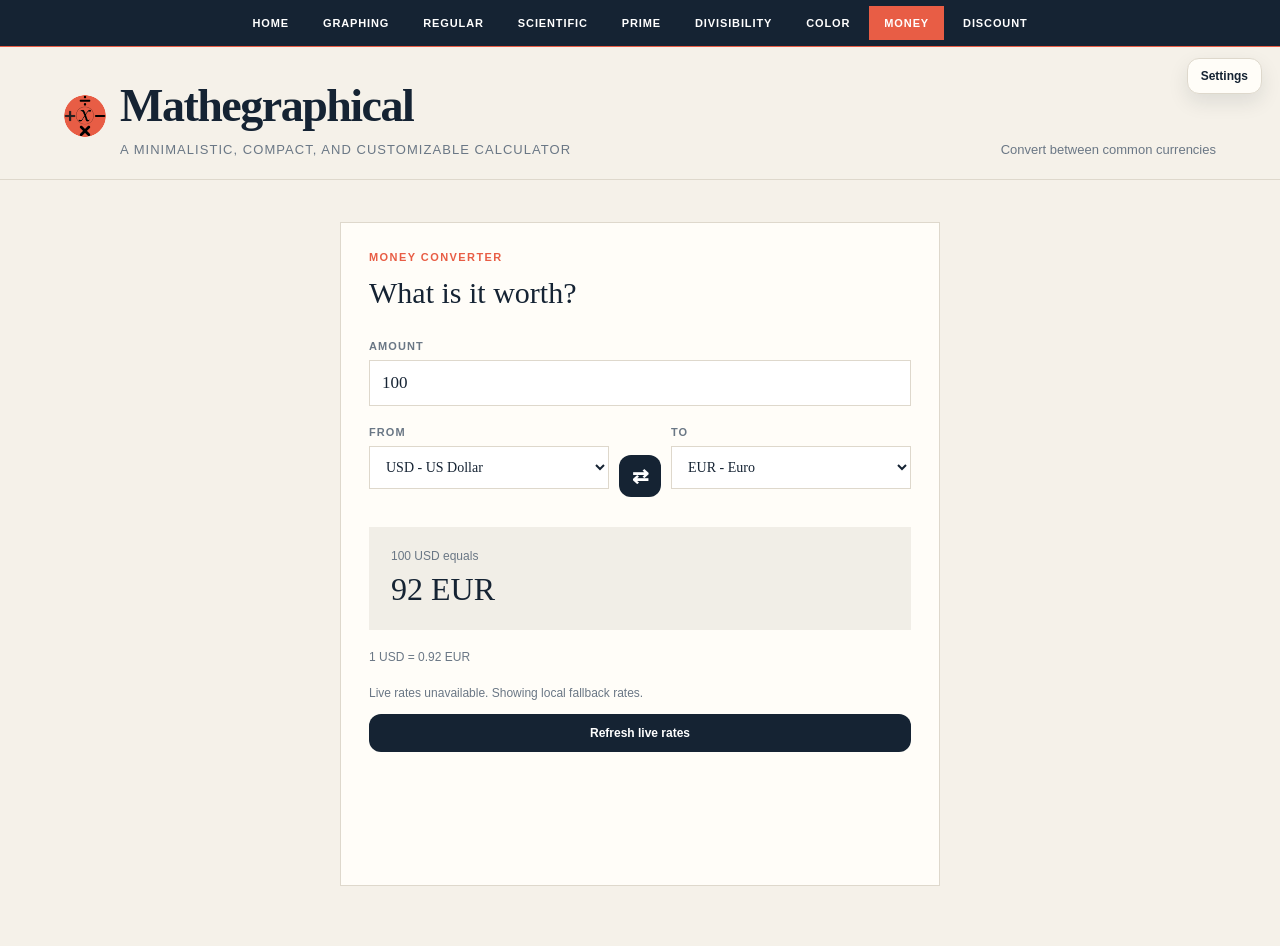
<file: moneyconverter.html>
<!DOCTYPE html>
<html lang="en">
<head>
	<meta charset="UTF-8">
	<meta name="viewport" content="width=device-width, initial-scale=1.0">
	<title>Mathegraphical | A minimalistic, compact, and customizable calculator</title>
	<link rel="stylesheet" href="styles.css">
</head>
<body>
	<div class="app">
		<header><div class="brand"><img class="mark" src="mathegraphicallogo.svg" alt="Mathegraphical logo"><div><h1>Mathegraphical</h1><p class="subtitle">A minimalistic, compact, and customizable calculator</p></div></div><div class="hint">Convert between common currencies</div></header>
		<main class="tool-main money-main">
			<section class="tool-panel converter-panel">
				<p class="eyebrow">Money converter</p><h2>What is it worth?</h2>
				<label class="text-input-label" for="amount">Amount</label><input class="amount-input" id="amount" type="number" min="0" step="any" value="100">
				<div class="currency-grid"><label class="text-input-label" for="from-currency">From<select id="from-currency"></select></label><button class="swap-button" id="swap" type="button" aria-label="Swap currencies">⇄</button><label class="text-input-label" for="to-currency">To<select id="to-currency"></select></label></div>
				<div class="conversion-result"><span id="result-label">100 USD equals</span><strong id="result">92.00 EUR</strong></div>
				<p class="tool-status" id="conversion-rate">1 USD = 0.92 EUR</p>
				<p class="tool-status" id="money-status">Rates are indicative and stored in this calculator.</p>
				<button class="primary" id="refresh-rates" type="button">Refresh live rates</button>
			</section>
		</main>
	</div>
	<nav class="side-tabs" aria-label="Calculator navigation"><a class="side-tab" href="index.html">Home</a><a class="side-tab" href="graphingcalculator.html">Graphing</a><a class="side-tab" href="regularcalculator.html">Regular</a><a class="side-tab" href="scientificcalculator.html">Scientific</a><a class="side-tab" href="primecalculator.html">Prime</a><a class="side-tab" href="divisibilitycalcualtor.html">Divisibility</a><a class="side-tab" href="colorcalculator.html">Color</a><a class="side-tab active" href="moneyconverter.html" aria-current="page">Money</a><a class="side-tab" href="discountcalculator.html">Discount</a></nav>
	<div class="settings-launcher"><section class="settings-panel" id="settings-panel" hidden aria-labelledby="settings-title"><button class="settings-close" id="settings-close" type="button" aria-label="Close settings">×</button><h2 id="settings-title">Settings</h2><div class="settings-content"><p class="settings-section-title">Colors</p><label class="color-setting">Accent <input type="color" data-color-variable="--accent" value="#e85d45"></label><label class="color-setting">Ink <input type="color" data-color-variable="--ink" value="#152333"></label><label class="color-setting">Paper <input type="color" data-color-variable="--paper" value="#f5f1e9"></label><label class="color-setting">Panel <input type="color" data-color-variable="--panel" value="#fffdf8"></label><p class="settings-section-title">Typography</p><label class="font-setting">Font family <select id="font-family"><option value="Georgia">Georgia</option><option value="Arial">Arial</option><option value="Verdana">Verdana</option><option value="Courier New">Courier New</option></select></label><label class="font-setting">Font size <span><input id="font-size" type="range" min="13" max="22" value="16"><output id="font-size-value">16px</output></span></label><label class="font-setting">Line spacing <span><input id="line-height" type="range" min="1" max="2" step=".1" value="1.4"><output id="line-height-value">1.4</output></span></label><p class="settings-section-title">Display</p><label class="font-setting">Decimal places <select id="decimal-places"><option value="auto">Automatic</option><option value="0">0 decimal places</option><option value="1">1 decimal place</option><option value="2">2 decimal places</option><option value="3">3 decimal places</option><option value="4">4 decimal places</option><option value="5">5 decimal places</option><option value="6">6 decimal places</option><option value="7">7 decimal places</option><option value="8">8 decimal places</option><option value="9">9 decimal places</option><option value="10">10 decimal places</option></select></label><label class="font-setting">Theme <select id="theme-mode"><option value="light">Light mode</option><option value="dark">Dark mode</option><option value="system">System default</option></select></label><label class="font-setting">Button style <select id="button-style"><option value="rounded">Rounded</option><option value="square">Square</option><option value="pill">Pill-shaped</option></select></label></div><button class="settings-reset" id="settings-reset" type="button">Reset settings</button></section><button class="settings-toggle" id="settings-toggle" type="button" aria-expanded="false" aria-controls="settings-panel">Settings</button></div>
	<script>
		const fallbackRates = { USD: 1, EUR: 0.92, GBP: 0.78, JPY: 149.8, CAD: 1.36, AUD: 1.52, CHF: 0.88, CNY: 7.12, INR: 83.1, MXN: 18.4, AED: 3.67, SEK: 10.2, NZD: 1.64, SGD: 1.35, NOK: 10.59, ZAR: 18.15, KRW: 1365, BRL: 5.48, TRY: 32.7, PHP: 58.2, HKD: 7.79, DKK: 6.86, PLN: 3.9, IDR: 16250, SAR: 3.75, EGP: 49.2, RUB: 92.5 };
		const fallbackNames = { USD: 'US Dollar', EUR: 'Euro', GBP: 'Pound Sterling', JPY: 'Japanese Yen', CAD: 'Canadian Dollar', AUD: 'Australian Dollar', CHF: 'Swiss Franc', CNY: 'Chinese Yuan', INR: 'Indian Rupee', MXN: 'Mexican Peso', AED: 'UAE Dirham', SEK: 'Swedish Krona', NZD: 'New Zealand Dollar', SGD: 'Singapore Dollar', NOK: 'Norwegian Krone', ZAR: 'South African Rand', KRW: 'South Korean Won', BRL: 'Brazilian Real', TRY: 'Turkish Lira', PHP: 'Philippine Peso', HKD: 'Hong Kong Dollar', DKK: 'Danish Krone', PLN: 'Polish Zloty', IDR: 'Indonesian Rupiah', SAR: 'Saudi Riyal', EGP: 'Egyptian Pound', RUB: 'Russian Ruble' };
		const STORAGE_KEY = 'mathegraphical-money-state';
		const LIVE_RATE_URL = 'https://api.frankfurter.dev/v1/latest';
		const isFileProtocol = window.location.protocol === 'file:';
		const from = document.getElementById('from-currency'), to = document.getElementById('to-currency');
		let rates = fallbackRates;
		let names = fallbackNames;
		let liveRateStatus = 'Using local currency rates.';

		function saveMoneyState() {
			try {
				localStorage.setItem(STORAGE_KEY, JSON.stringify({
					amount: document.getElementById('amount').value,
					from: from.value,
					to: to.value
				}));
			} catch {
				// Ignore storage failures.
			}
		}

		function restoreMoneyState() {
			try {
				const saved = JSON.parse(localStorage.getItem(STORAGE_KEY) || '{}');
				if (typeof saved.amount === 'string') document.getElementById('amount').value = saved.amount;
				if (saved.from && rates[saved.from]) from.value = saved.from;
				if (saved.to && rates[saved.to]) to.value = saved.to;
			} catch {
				// Ignore invalid storage.
			}
		}

		function populateCurrencyOptions() {
			const entries = Object.entries(names).sort(([left], [right]) => left.localeCompare(right));
			from.innerHTML = '';
			to.innerHTML = '';
			entries.forEach(([code, label]) => {
				from.add(new Option(`${code} - ${label}`, code));
				to.add(new Option(`${code} - ${label}`, code));
			});
			from.value = 'USD';
			to.value = 'EUR';
			restoreMoneyState();
		}

		function convert() {
			const amount = Number(document.getElementById('amount').value) || 0;
			const conversionRate = rates[to.value] / rates[from.value];
			const result = amount * conversionRate;
			document.getElementById('result-label').textContent = `${amount.toLocaleString()} ${from.value} equals`;
			document.getElementById('result').textContent = `${result.toLocaleString(undefined, { maximumFractionDigits: 2 })} ${to.value}`;
			document.getElementById('conversion-rate').textContent = `1 ${from.value} = ${(conversionRate).toLocaleString(undefined, { maximumFractionDigits: 6 })} ${to.value}`;
			saveMoneyState();
		}

		async function refreshLiveRates() {
			const refreshButton = document.getElementById('refresh-rates');
			const codes = Object.keys(fallbackRates).join(',');
			if (refreshButton) refreshButton.disabled = true;
			if (isFileProtocol) {
				rates = fallbackRates;
				liveRateStatus = 'Live currency data requires this app to be served over HTTP, not opened as a local file. Showing local fallback rates.';
				document.getElementById('money-status').textContent = liveRateStatus;
				populateCurrencyOptions();
				convert();
				if (refreshButton) refreshButton.disabled = false;
				return;
			}

			try {
				document.getElementById('money-status').textContent = 'Refreshing live exchange rates...';
				const response = await fetch(`${LIVE_RATE_URL}?from=USD&to=${codes}`, { cache: 'no-store' });
				if (!response.ok) throw new Error('Live API unavailable');
				const data = await response.json();
				if (data && data.rates) {
					const liveRates = { USD: 1 };
					Object.entries(data.rates).forEach(([code, rate]) => {
						liveRates[code] = Number(rate);
					});
					rates = { ...fallbackRates, ...liveRates };
					liveRateStatus = 'Live rates from Frankfurter are active.';
				}
			} catch (error) {
				rates = fallbackRates;
				liveRateStatus = 'Live rates unavailable. Showing local fallback rates.';
			} finally {
				if (refreshButton) refreshButton.disabled = false;
			}
			document.getElementById('money-status').textContent = liveRateStatus;
			populateCurrencyOptions();
			convert();
		}

		async function loadCurrencies() {
			try {
				if (!isFileProtocol) {
					const response = await fetch('currencies.json');
					if (!response.ok) throw new Error('Failed to load currencies.json');
					const data = await response.json();
					if (data && data.rates) {
						rates = { ...fallbackRates, ...data.rates };
					}
					if (data && data.names) {
						names = { ...fallbackNames, ...data.names };
					}
				}
			} catch (error) {
				rates = fallbackRates;
				names = fallbackNames;
			}
			await refreshLiveRates();
		}

		document.getElementById('amount').addEventListener('input', convert); from.addEventListener('change', convert); to.addEventListener('change', convert);
		document.getElementById('swap').addEventListener('click', () => { const value = from.value; from.value = to.value; to.value = value; convert(); });
		document.getElementById('refresh-rates').addEventListener('click', refreshLiveRates);
		loadCurrencies();
		setInterval(refreshLiveRates, 15 * 60 * 1000);
	</script>
	<script src="settings.js"></script>
</body>
</html>
</file>
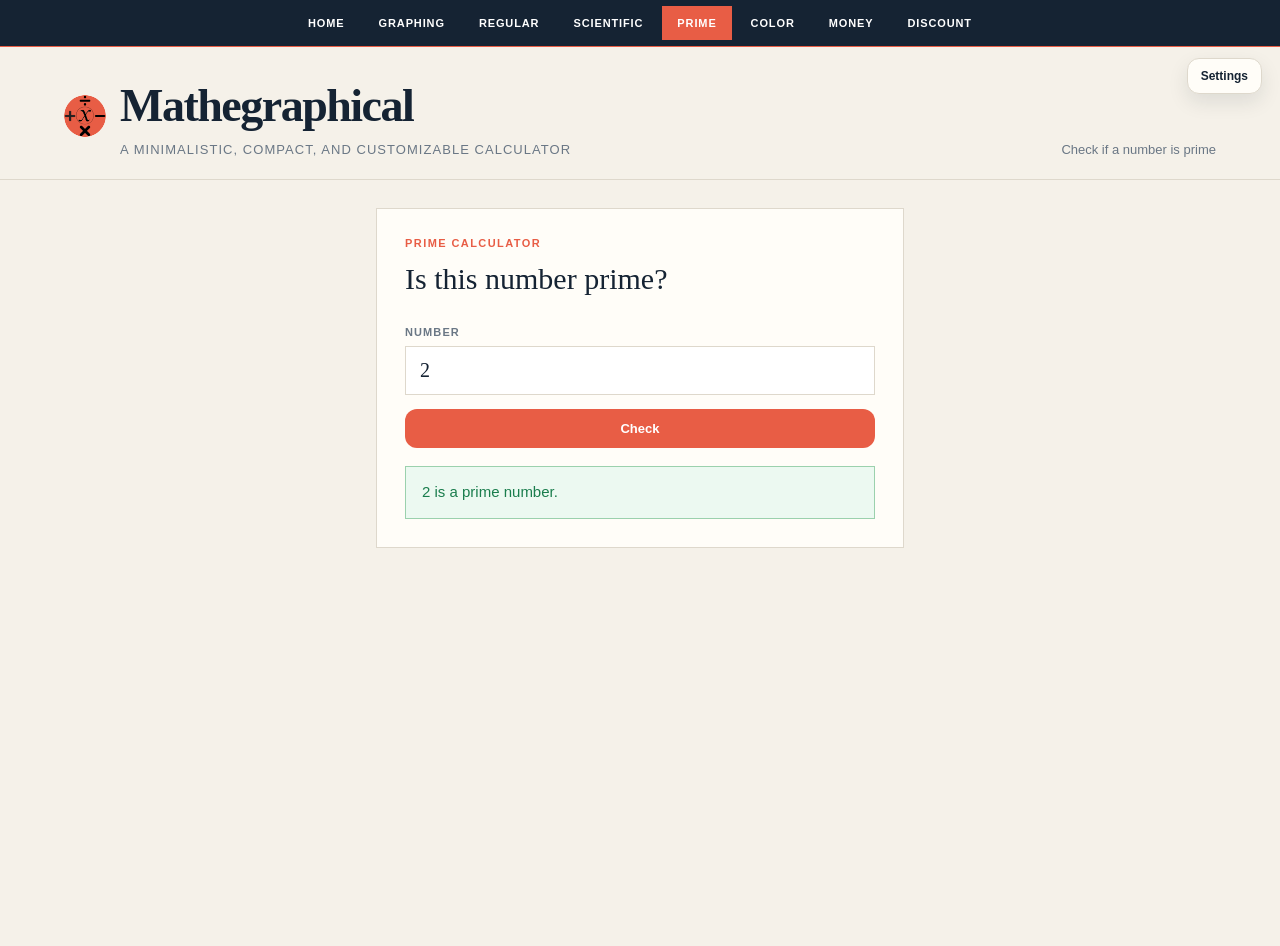
<file: primecalculator.html>
<!DOCTYPE html>
<html lang="en">
<head>
  <meta charset="UTF-8">
  <meta name="viewport" content="width=device-width, initial-scale=1.0">
  <title>Mathegraphical | Prime calculator</title>
  <link rel="stylesheet" href="styles.css">
</head>
<body>
  <div class="app">
    <header>
      <div class="brand">
        <img class="mark" src="mathegraphicallogo.svg" alt="Mathegraphical logo">
        <div>
          <h1>Mathegraphical</h1>
          <p class="subtitle">A minimalistic, compact, and customizable calculator</p>
        </div>
      </div>
      <div class="hint">Check if a number is prime</div>
    </header>
    <main class="prime-main">
      <section class="tool-panel prime-panel" aria-label="Prime calculator section">
        <p class="eyebrow">Prime calculator</p>
        <h2>Is this number prime?</h2>
        <label class="text-input-label" for="prime-input">Number</label>
        <div class="prime-controls">
          <input class="prime-input" id="prime-input" type="number" min="0" step="1" value="2" placeholder="Enter a number">
          <button class="prime-button" id="prime-button" type="button">Check</button>
        </div>
        <div id="prime-result" class="prime-status" aria-live="polite">Enter a whole number to check.</div>
      </section>
    </main>
  </div>
  <nav class="side-tabs" aria-label="Calculator navigation">
    <a class="side-tab" href="index.html">Home</a>
    <a class="side-tab" href="graphingcalculator.html">Graphing</a>
    <a class="side-tab" href="regularcalculator.html">Regular</a>
    <a class="side-tab" href="scientificcalculator.html">Scientific</a>
    <a class="side-tab active" href="primecalculator.html" aria-current="page">Prime</a>
    <a class="side-tab" href="colorcalculator.html">Color</a>
    <a class="side-tab" href="moneyconverter.html">Money</a>
    <a class="side-tab" href="discountcalculator.html">Discount</a>
  </nav>
  <div class="settings-launcher">
    <section class="settings-panel" id="settings-panel" hidden aria-labelledby="settings-title">
      <button class="settings-close" id="settings-close" type="button" aria-label="Close settings">×</button>
      <h2 id="settings-title">Settings</h2>
      <div class="settings-content">
        <p class="settings-section-title">Colors</p>
        <label class="color-setting">Accent <input type="color" data-color-variable="--accent" value="#e85d45"></label>
        <label class="color-setting">Ink <input type="color" data-color-variable="--ink" value="#152333"></label>
        <label class="color-setting">Paper <input type="color" data-color-variable="--paper" value="#f5f1e9"></label>
        <label class="color-setting">Panel <input type="color" data-color-variable="--panel" value="#fffdf8"></label>
        <p class="settings-section-title">Typography</p>
        <label class="font-setting">Font family <select id="font-family"><option value="Georgia">Georgia</option><option value="Arial">Arial</option><option value="Verdana">Verdana</option><option value="Courier New">Courier New</option></select></label>
        <label class="font-setting">Font size <span><input id="font-size" type="range" min="13" max="22" value="16"><output id="font-size-value">16px</output></span></label>
        <label class="font-setting">Line spacing <span><input id="line-height" type="range" min="1" max="2" step=".1" value="1.4"><output id="line-height-value">1.4</output></span></label>
        <p class="settings-section-title">Display</p>
        <label class="font-setting">Decimal places <select id="decimal-places"><option value="auto">Automatic</option><option value="0">0 decimal places</option><option value="1">1 decimal place</option><option value="2">2 decimal places</option><option value="3">3 decimal places</option><option value="4">4 decimal places</option><option value="5">5 decimal places</option><option value="6">6 decimal places</option><option value="7">7 decimal places</option><option value="8">8 decimal places</option><option value="9">9 decimal places</option><option value="10">10 decimal places</option></select></label>
        <label class="font-setting">Theme <select id="theme-mode"><option value="light">Light mode</option><option value="dark">Dark mode</option><option value="system">System default</option></select></label>
        <label class="font-setting">Button style <select id="button-style"><option value="rounded">Rounded</option><option value="square">Square</option><option value="pill">Pill-shaped</option></select></label>
      </div>
      <button class="settings-reset" id="settings-reset" type="button">Reset settings</button>
    </section>
    <button class="settings-toggle" id="settings-toggle" type="button" aria-expanded="false" aria-controls="settings-panel">Settings</button>
  </div>
  <script>
    const primeInput = document.getElementById('prime-input');
    const primeResult = document.getElementById('prime-result');
    const primeButton = document.getElementById('prime-button');
    const STORAGE_KEY = 'mathegraphical-prime-state';

    function isPrime(num) {
      if (!Number.isInteger(num) || num < 2) {
        return false;
      }
      if (num === 2) {
        return true;
      }
      if (num % 2 === 0) {
        return false;
      }

      const limit = Math.sqrt(num);
      for (let i = 3; i <= limit; i += 2) {
        if (num % i === 0) {
          return false;
        }
      }
      return true;
    }

    function saveState() {
      try {
        localStorage.setItem(STORAGE_KEY, JSON.stringify({ value: primeInput.value }));
      } catch {
        // Ignore storage failures.
      }
    }

    function restoreState() {
      try {
        const saved = JSON.parse(localStorage.getItem(STORAGE_KEY) || '{}');
        if (typeof saved.value === 'string') primeInput.value = saved.value;
      } catch {
        primeInput.value = '2';
      }
    }

    function setResult(message, type = 'neutral') {
      primeResult.textContent = message;
      primeResult.className = 'prime-status';
      if (type === 'success') {
        primeResult.classList.add('success');
      } else if (type === 'error') {
        primeResult.classList.add('error');
      }
    }

    function checkPrime() {
      const rawValue = primeInput.value.trim();
      const value = Number(rawValue);

      if (rawValue === '') {
        setResult('Please enter a number.', 'error');
        saveState();
        return;
      }

      if (!Number.isInteger(value)) {
        setResult('Please enter a whole number.', 'error');
        saveState();
        return;
      }

      if (isPrime(value)) {
        setResult(`${value} is a prime number.`, 'success');
      } else {
        setResult(`${value} is not a prime number.`, 'error');
      }

      saveState();
    }

    primeButton.addEventListener('click', checkPrime);
    primeInput.addEventListener('keydown', (event) => {
      if (event.key === 'Enter') {
        checkPrime();
      }
    });
    primeInput.addEventListener('input', () => {
      saveState();
      if (primeInput.value.trim() === '') {
        setResult('Enter a whole number to check.', 'neutral');
      }
    });

    restoreState();
    checkPrime();
  </script>
  <script src="settings.js"></script>
</body>
</html>
</file>
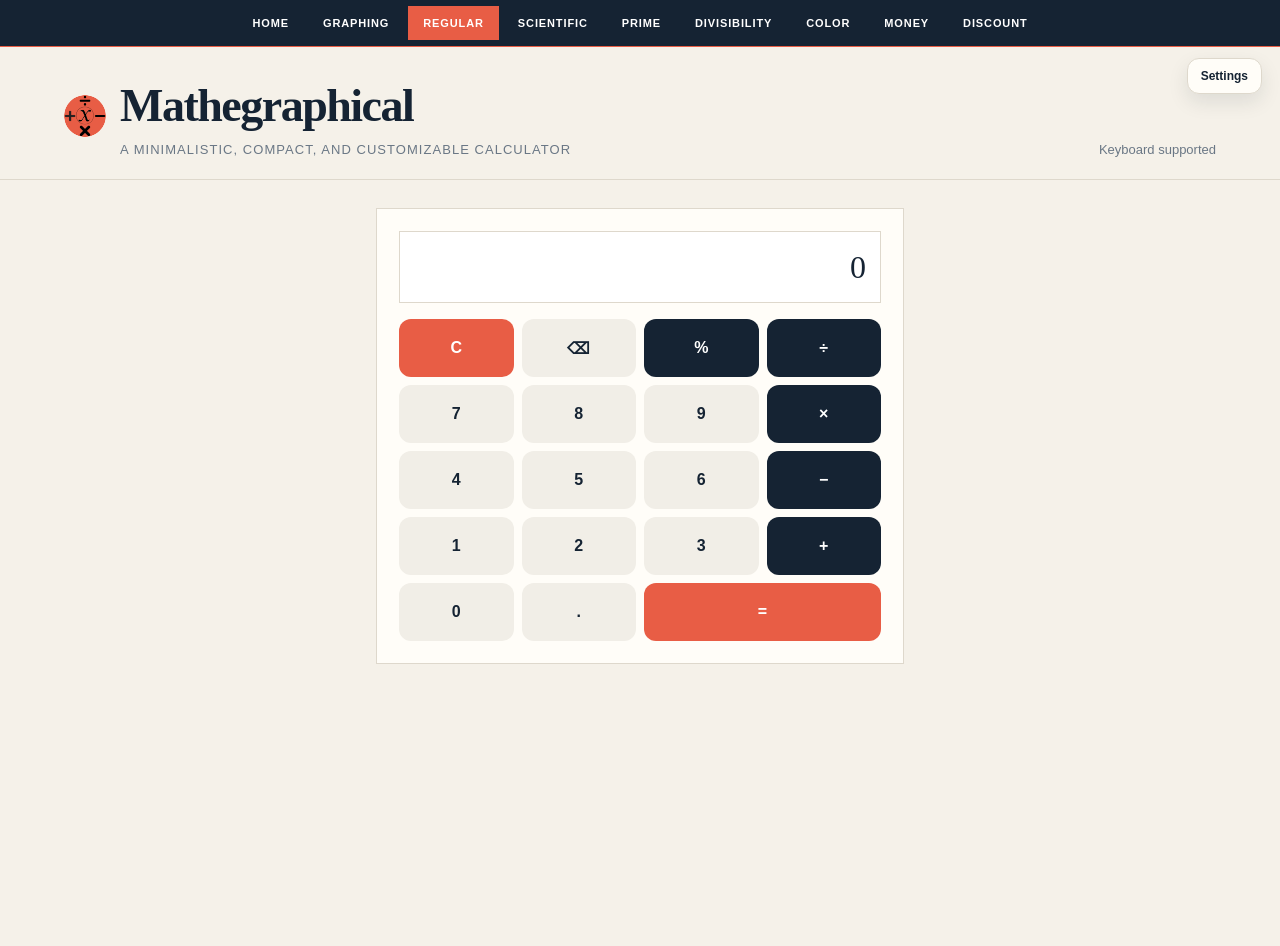
<file: regularcalculator.html>
<!DOCTYPE html>
<html lang="en">
<head>
  <meta charset="UTF-8">
  <meta name="viewport" content="width=device-width, initial-scale=1.0">
  <title>Calculator | A minimalistic, compact, and customizable calculator</title>
  <link rel="stylesheet" href="styles.css">
</head>
<body>
  <div class="app">
    <header>
      <div class="brand">
        <img class="mark" src="mathegraphicallogo.svg" alt="Mathegraphical logo">
        <div><h1>Mathegraphical</h1><p class="subtitle">A minimalistic, compact, and customizable calculator</p></div>
      </div>
      <div class="hint">Keyboard supported</div>
    </header>
    <main class="calculator-main">
      <section class="calculator" aria-label="Calculator">
        <input id="display" type="text" value="0" aria-label="Calculator display" readonly>
        <section class="keys">
          <button class="clear" data-action="clear">C</button>
          <button data-action="backspace">⌫</button>
          <button class="operator" data-value="%">%</button>
          <button class="operator" data-value="÷">÷</button>
          <button data-value="7">7</button><button data-value="8">8</button>
          <button data-value="9">9</button><button class="operator" data-value="×">×</button>
          <button data-value="4">4</button><button data-value="5">5</button>
          <button data-value="6">6</button><button class="operator" data-value="−">−</button>
          <button data-value="1">1</button><button data-value="2">2</button>
          <button data-value="3">3</button><button class="operator" data-value="+">+</button>
          <button data-value="0">0</button><button data-value=".">.</button>
          <button class="equals" data-action="equals">=</button>
        </section>
      </section>
    </main>
  </div>
  <nav class="side-tabs" aria-label="Calculator navigation">
    <a class="side-tab" href="index.html">Home</a>
    <a class="side-tab" href="graphingcalculator.html">Graphing</a>
    <a class="side-tab active" href="regularcalculator.html" aria-current="page">Regular</a>
    <a class="side-tab" href="scientificcalculator.html">Scientific</a>
    <a class="side-tab" href="primecalculator.html">Prime</a>
    <a class="side-tab" href="divisibilitycalcualtor.html">Divisibility</a>
    <a class="side-tab" href="colorcalculator.html">Color</a>
    <a class="side-tab" href="moneyconverter.html">Money</a>
    <a class="side-tab" href="discountcalculator.html">Discount</a>
  </nav>
  <div class="settings-launcher">
    <section class="settings-panel" id="settings-panel" hidden aria-labelledby="settings-title">
      <button class="settings-close" id="settings-close" type="button" aria-label="Close settings">×</button>
      <h2 id="settings-title">Colors</h2>
      <div class="settings-content">
        <p class="settings-section-title">Colors</p>
        <label class="color-setting">Accent <input type="color" data-color-variable="--accent" value="#e85d45"></label>
        <label class="color-setting">Ink <input type="color" data-color-variable="--ink" value="#152333"></label>
        <label class="color-setting">Paper <input type="color" data-color-variable="--paper" value="#f5f1e9"></label>
        <label class="color-setting">Panel <input type="color" data-color-variable="--panel" value="#fffdf8"></label>
        <p class="settings-section-title">Typography</p>
        <label class="font-setting">Font family <select id="font-family"><option value="Georgia">Georgia</option><option value="Arial">Arial</option><option value="Verdana">Verdana</option><option value="Courier New">Courier New</option></select></label>
        <label class="font-setting">Font size <span><input id="font-size" type="range" min="13" max="22" value="16"><output id="font-size-value">16px</output></span></label>
        <label class="font-setting">Line spacing <span><input id="line-height" type="range" min="1" max="2" step=".1" value="1.4"><output id="line-height-value">1.4</output></span></label>
        <p class="settings-section-title">Display</p>
        <label class="font-setting">Decimal places <select id="decimal-places"><option value="auto">Automatic</option><option value="0">0 decimal places</option><option value="1">1 decimal place</option><option value="2">2 decimal places</option><option value="3">3 decimal places</option><option value="4">4 decimal places</option><option value="5">5 decimal places</option><option value="6">6 decimal places</option><option value="7">7 decimal places</option><option value="8">8 decimal places</option><option value="9">9 decimal places</option><option value="10">10 decimal places</option></select></label>
        <label class="font-setting">Theme <select id="theme-mode"><option value="light">Light mode</option><option value="dark">Dark mode</option><option value="system">System default</option></select></label>
        <label class="font-setting">Button style <select id="button-style"><option value="rounded">Rounded</option><option value="square">Square</option><option value="pill">Pill-shaped</option></select></label>
      </div>
      <button class="settings-reset" id="settings-reset" type="button">Reset settings</button>
    </section>
    <button class="settings-toggle" id="settings-toggle" type="button" aria-expanded="false" aria-controls="settings-panel">Settings</button>
  </div>
  <script>
    const display = document.getElementById('display');
    const STORAGE_KEY = 'mathegraphical-regular-state';
    let expression = '';

    function saveState() {
      try {
        localStorage.setItem(STORAGE_KEY, JSON.stringify({ expression }));
      } catch {
        // Ignore storage failures.
      }
    }

    function restoreState() {
      try {
        const saved = JSON.parse(localStorage.getItem(STORAGE_KEY) || '{}');
        if (typeof saved.expression === 'string') expression = saved.expression;
      } catch {
        expression = '';
      }
    }

    function formatResult(value) {
      const selected = window.mathegraphicalSettings?.get('--decimal-places', 'auto') || 'auto';
      if (selected === 'auto') return String(Number(value.toFixed(10)));
      const places = Number(selected);
      return Number.isFinite(places) ? value.toFixed(places) : String(Number(value.toFixed(10)));
    }

    function render() { display.value = expression || '0'; }
    function calculate() {
      try {
        const result = Function(`"use strict"; return (${expression.replaceAll('×', '*').replaceAll('÷', '/').replaceAll('−', '-')})`)();
        if (!Number.isFinite(result)) throw new Error();
        expression = formatResult(result);
      } catch { expression = ''; display.value = 'Error'; }
      saveState();
      render();
    }
    document.querySelector('.keys').addEventListener('click', event => {
      const button = event.target.closest('button');
      if (!button) return;
      const { action } = button.dataset;
      if (action === 'clear') expression = '';
      else if (action === 'backspace') expression = expression.slice(0, -1);
      else if (action === 'equals') return calculate();
      else {
        const value = button.dataset.value;
        if (value === '.' && /\d*\.\d*$/.test(expression.split(/[+−×÷%]/).pop())) return;
        expression += value;
      }
      saveState();
      render();
    });
    document.addEventListener('keydown', event => {
      const key = event.key;
      if (/^[0-9.]$/.test(key)) expression += key;
      else if ('+-*/%'.includes(key)) expression += key.replace('*', '×').replace('/', '÷').replace('-', '−');
      else if (key === 'Enter' || key === '=') return calculate();
      else if (key === 'Backspace') expression = expression.slice(0, -1);
      else if (key === 'Escape') expression = '';
      else return;
      saveState();
      render();
    });
    restoreState();
    render();
  </script>
  <script src="settings.js"></script>
</body>
</html>
</file>
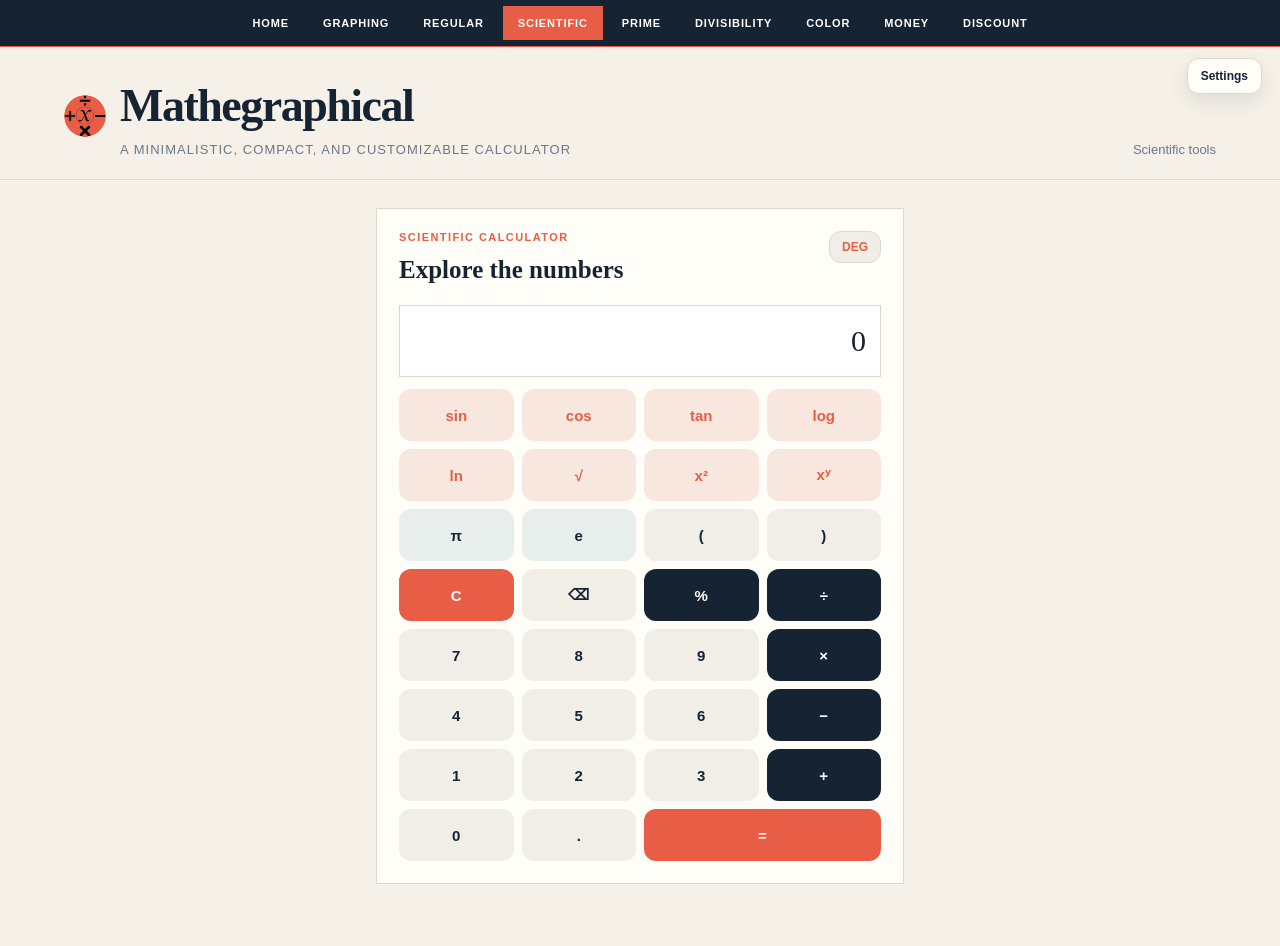
<file: scientificcalculator.html>
<!DOCTYPE html>
<html lang="en">
<head>
    <meta charset="UTF-8">
    <meta name="viewport" content="width=device-width, initial-scale=1.0">
    <title>Mathegraphical | A minimalistic, compact, and customizable calculator</title>
    <link rel="stylesheet" href="styles.css">
</head>
<body>
    <div class="app">
        <header>
            <div class="brand">
                <img class="mark" src="mathegraphicallogo.svg" alt="Mathegraphical logo">
                <div><h1>Mathegraphical</h1><p class="subtitle">A minimalistic, compact, and customizable calculator</p></div>
            </div>
            <div class="hint">Scientific tools</div>
        </header>
        <main class="calculator-main">
            <section class="calculator scientific-calculator" aria-label="Scientific calculator">
                <div class="scientific-heading">
                    <div>
                        <p class="eyebrow">Scientific calculator</p>
                        <h2>Explore the numbers</h2>
                    </div>
                    <button class="mode-toggle" id="angle-mode" type="button">DEG</button>
                </div>
                <input id="scientific-display" type="text" value="0" aria-label="Scientific calculator display" readonly>
                <section class="scientific-keys" aria-label="Scientific calculator keys">
                    <button class="function" data-value="sin(">sin</button>
                    <button class="function" data-value="cos(">cos</button>
                    <button class="function" data-value="tan(">tan</button>
                    <button class="function" data-value="log(">log</button>
                    <button class="function" data-value="ln(">ln</button>
                    <button class="function" data-value="sqrt(">√</button>
                    <button class="function" data-value="^2">x²</button>
                    <button class="function" data-value="^">xʸ</button>
                    <button class="constant" data-value="π">π</button>
                    <button class="constant" data-value="e">e</button>
                    <button data-value="(">(</button>
                    <button data-value=")">)</button>
                    <button class="clear" data-action="clear">C</button>
                    <button data-action="backspace">⌫</button>
                    <button class="operator" data-value="%">%</button>
                    <button class="operator" data-value="÷">÷</button>
                    <button data-value="7">7</button><button data-value="8">8</button>
                    <button data-value="9">9</button><button class="operator" data-value="×">×</button>
                    <button data-value="4">4</button><button data-value="5">5</button>
                    <button data-value="6">6</button><button class="operator" data-value="−">−</button>
                    <button data-value="1">1</button><button data-value="2">2</button>
                    <button data-value="3">3</button><button class="operator" data-value="+">+</button>
                    <button data-value="0">0</button><button data-value=".">.</button>
                    <button class="equals" data-action="equals">=</button>
                </section>
            </section>
        </main>
    </div>
    <nav class="side-tabs" aria-label="Calculator navigation">
        <a class="side-tab" href="index.html">Home</a>
        <a class="side-tab" href="graphingcalculator.html">Graphing</a>
        <a class="side-tab" href="regularcalculator.html">Regular</a>
        <a class="side-tab active" href="scientificcalculator.html" aria-current="page">Scientific</a>
        <a class="side-tab" href="primecalculator.html">Prime</a>
        <a class="side-tab" href="divisibilitycalcualtor.html">Divisibility</a>
        <a class="side-tab" href="colorcalculator.html">Color</a>
        <a class="side-tab" href="moneyconverter.html">Money</a>
        <a class="side-tab" href="discountcalculator.html">Discount</a>
    </nav>
    <div class="settings-launcher">
        <section class="settings-panel" id="settings-panel" hidden aria-labelledby="settings-title">
            <button class="settings-close" id="settings-close" type="button" aria-label="Close settings">×</button>
            <h2 id="settings-title">Colors</h2>
            <div class="settings-content">
                <p class="settings-section-title">Colors</p>
                <label class="color-setting">Accent <input type="color" data-color-variable="--accent" value="#e85d45"></label>
                <label class="color-setting">Ink <input type="color" data-color-variable="--ink" value="#152333"></label>
                <label class="color-setting">Paper <input type="color" data-color-variable="--paper" value="#f5f1e9"></label>
                <label class="color-setting">Panel <input type="color" data-color-variable="--panel" value="#fffdf8"></label>
                <p class="settings-section-title">Typography</p>
                <label class="font-setting">Font family <select id="font-family"><option value="Georgia">Georgia</option><option value="Arial">Arial</option><option value="Verdana">Verdana</option><option value="Courier New">Courier New</option></select></label>
                <label class="font-setting">Font size <span><input id="font-size" type="range" min="13" max="22" value="16"><output id="font-size-value">16px</output></span></label>
                <label class="font-setting">Line spacing <span><input id="line-height" type="range" min="1" max="2" step=".1" value="1.4"><output id="line-height-value">1.4</output></span></label>
                <p class="settings-section-title">Display</p>
                <label class="font-setting">Decimal places <select id="decimal-places"><option value="auto">Automatic</option><option value="0">0 decimal places</option><option value="1">1 decimal place</option><option value="2">2 decimal places</option><option value="3">3 decimal places</option><option value="4">4 decimal places</option><option value="5">5 decimal places</option><option value="6">6 decimal places</option><option value="7">7 decimal places</option><option value="8">8 decimal places</option><option value="9">9 decimal places</option><option value="10">10 decimal places</option></select></label>
                <label class="font-setting">Theme <select id="theme-mode"><option value="light">Light mode</option><option value="dark">Dark mode</option><option value="system">System default</option></select></label>
                <label class="font-setting">Button style <select id="button-style"><option value="rounded">Rounded</option><option value="square">Square</option><option value="pill">Pill-shaped</option></select></label>
            </div>
            <button class="settings-reset" id="settings-reset" type="button">Reset settings</button>
        </section>
        <button class="settings-toggle" id="settings-toggle" type="button" aria-expanded="false" aria-controls="settings-panel">Settings</button>
    </div>
<script>
    const display = document.getElementById('scientific-display');
    const angleMode = document.getElementById('angle-mode');
    const STORAGE_KEY = 'mathegraphical-scientific-state';
    let expression = '';
    let degrees = true;

    function saveState() {
        try {
            localStorage.setItem(STORAGE_KEY, JSON.stringify({ expression, degrees }));
        } catch {
            // Ignore storage failures.
        }
    }

    function restoreState() {
        try {
            const saved = JSON.parse(localStorage.getItem(STORAGE_KEY) || '{}');
            if (typeof saved.expression === 'string') expression = saved.expression;
            if (typeof saved.degrees === 'boolean') degrees = saved.degrees;
        } catch {
            expression = '';
            degrees = true;
        }
    }

    function formatResult(value) {
        const selected = window.mathegraphicalSettings?.get('--decimal-places', 'auto') || 'auto';
        if (selected === 'auto') return String(Number(value.toFixed(10)));
        const places = Number(selected);
        return Number.isFinite(places) ? value.toFixed(places) : String(Number(value.toFixed(10)));
    }

    function render() { display.value = expression || '0'; }
    function toRadians(value) { return degrees ? value * Math.PI / 180 : value; }
    function compile(source) {
        let code = source
            .replaceAll('×', '*')
            .replaceAll('÷', '/')
            .replaceAll('−', '-')
            .replaceAll('π', 'Math.PI')
            .replace(/\be\b/g, 'Math.E')
            .replace(/\^/g, '**');
        code = code.replace(/\bsin\(/g, 'trigSin(')
            .replace(/\bcos\(/g, 'trigCos(')
            .replace(/\btan\(/g, 'trigTan(')
            .replace(/\blog\(/g, 'Math.log10(')
            .replace(/\bln\(/g, 'Math.log(')
            .replace(/\bsqrt\(/g, 'Math.sqrt(');
        return Function('trigSin', 'trigCos', 'trigTan', `"use strict"; return (${code})`)(
            value => Math.sin(toRadians(value)),
            value => Math.cos(toRadians(value)),
            value => Math.tan(toRadians(value))
        );
    }
    function calculate() {
        try {
            const result = Number(compile(expression));
            if (!Number.isFinite(result)) throw new Error();
            expression = formatResult(result);
        } catch {
            expression = '';
            display.value = 'Error';
        }
        saveState();
        render();
    }
    document.querySelector('.scientific-keys').addEventListener('click', event => {
        const button = event.target.closest('button');
        if (!button) return;
        const { action, value } = button.dataset;
        if (action === 'clear') expression = '';
        else if (action === 'backspace') expression = expression.slice(0, -1);
        else if (action === 'equals') return calculate();
        else expression += value;
        saveState();
        render();
    });
    angleMode.addEventListener('click', () => {
        degrees = !degrees;
        angleMode.textContent = degrees ? 'DEG' : 'RAD';
        angleMode.setAttribute('aria-label', degrees ? 'Switch to radians' : 'Switch to degrees');
        saveState();
    });
    document.addEventListener('keydown', event => {
        const key = event.key;
        if (/^[0-9.]$/.test(key)) expression += key;
        else if ('+-*/%^()'.includes(key)) expression += key.replace('*', '×').replace('/', '÷').replace('-', '−');
        else if (key === 'Enter' || key === '=') return calculate();
        else if (key === 'Backspace') expression = expression.slice(0, -1);
        else if (key === 'Escape') expression = '';
        else return;
        saveState();
        render();
    });
    restoreState();
    angleMode.textContent = degrees ? 'DEG' : 'RAD';
    angleMode.setAttribute('aria-label', degrees ? 'Switch to radians' : 'Switch to degrees');
    render();
</script>
<script src="settings.js"></script>
</body>
</html>
</file>
<file: styles.css>
:root {
    --ink: #152333;
    --muted: #6a7785;
    --paper: #f5f1e9;
    --panel: #fffdf8;
    --line: #ded8cc;
    --accent: #e85d45;
    --accent-dark: #bc3d2d;
    --grid: #dfe4e7;
    --axis: #263746;
    --nav-bg: #152333;
    --nav-text: #ffffff;
    --nav-hover: #bc3d2d;
    --button-radius: 12px;
}

:root[data-theme="dark"] {
    --ink: #edf2f7;
    --muted: #a9b8c8;
    --paper: #101923;
    --panel: #1b2633;
    --line: #2d3b4e;
    --accent: #f08b71;
    --accent-dark: #d45f3d;
    --grid: #243246;
    --axis: #edf2f7;
    --nav-bg: #1d2b39;
    --nav-text: #edf2f7;
    --nav-hover: #d45f3d;
}

* { box-sizing: border-box; }
body {
    margin: 0;
    padding-top: 46px;
    color: var(--ink);
    background: var(--paper);
    font-family: var(--font-family, Georgia), 'Times New Roman', serif;
    font-size: var(--font-size, 16px);
    line-height: var(--line-height, 1.4);
}

button, .choice-label, .settings-toggle, .settings-close, .settings-reset, .keys button, .scientific-keys button, .toggle-button, .swap-button, .mode-toggle, .primary, .tour-next {
    border-radius: var(--button-radius, 12px);
}

.app { min-height: 100vh; display: grid; grid-template-rows: auto 1fr; }
header {
    display: flex;
    justify-content: space-between;
    align-items: end;
    padding: 28px clamp(22px, 5vw, 72px) 22px;
    border-bottom: 1px solid var(--line);
}
.brand { display: flex; gap: 14px; align-items: center; }
.mark {
    width: 42px; height: 42px; display: grid; place-items: center;
    border-radius: 50%;
}
h1 { margin: 0; font-size: clamp(28px, 4vw, 46px); letter-spacing: -1.5px; }
.subtitle { margin: 4px 0 0; color: var(--muted); font: 13px Arial, sans-serif; letter-spacing: .08em; text-transform: uppercase; }
.hint { color: var(--muted); font: 13px Arial, sans-serif; }
.header-actions { display: flex; align-items: center; gap: 18px; }
.intro-button { padding: 8px 11px; color: var(--ink); background: transparent; border: 1px solid var(--line); }
.intro-button:hover { color: #fff; background: var(--accent); border-color: var(--accent); }
.side-tabs {
    position: fixed;
    top: 0;
    left: 0;
    z-index: 5;
    display: flex;
    width: 100%;
    justify-content: center;
    gap: 4px;
    padding: 6px 16px;
    background: var(--nav-bg);
    border-bottom: 1px solid var(--accent-dark);
}
.side-tab {
    min-height: 34px;
    display: grid;
    place-items: center;
    padding: 8px 14px;
    color: var(--nav-text);
    background: transparent;
    border: 1px solid transparent;
    text-decoration: none;
    font: 700 11px Arial, sans-serif;
    letter-spacing: .08em;
    text-transform: uppercase;
    transition: background .2s ease, border-color .2s ease;
}
.side-tab:hover, .side-tab.active { background: var(--accent); border-color: var(--accent); }
.settings-launcher {
    position: fixed;
    top: 58px;
    right: 18px;
    z-index: 8;
}
.settings-toggle {
    order: 1;
    padding: 10px 13px;
    color: var(--ink);
    background: var(--panel);
    border: 1px solid var(--line);
    box-shadow: 0 8px 20px rgba(21,35,51,.1);
}
.settings-toggle:hover { color: #fff; background: var(--accent); border-color: var(--accent); }
.settings-panel {
    position: fixed;
    inset: 0;
    z-index: 20;
    display: grid;
    place-content: start center;
    gap: 18px;
    width: 100%;
    padding: 9vh 24px 40px;
    background: var(--panel);
    overflow-y: auto;
}
.settings-panel[hidden] { display: none; }
.settings-panel h2 { margin: 0; font-size: 32px; font-weight: 400; }
.settings-close { position: absolute; top: 24px; right: 28px; width: 42px; height: 42px; color: var(--ink); background: transparent; border: 1px solid var(--line); font-size: 26px; line-height: 1; }
.settings-close:hover { color: #fff; background: var(--accent); border-color: var(--accent); }
.settings-content { width: min(620px, 100%); }
.settings-section-title { margin: 22px 0 8px; color: var(--accent-dark); font: 700 11px Arial, sans-serif; letter-spacing: .13em; text-transform: uppercase; }
.color-setting { display: flex; justify-content: space-between; align-items: center; padding: 7px 0; color: var(--muted); font: 12px Arial, sans-serif; }
.color-setting input { width: 34px; height: 26px; padding: 0; border: 1px solid var(--line); background: transparent; cursor: pointer; }
.font-setting { display: grid; grid-template-columns: 1fr minmax(180px, 260px); gap: 18px; align-items: center; padding: 10px 0; color: var(--muted); font: 13px Arial, sans-serif; }
.font-setting select, .font-setting input { width: 100%; padding: 9px; color: var(--ink); background: #fff; border: 1px solid var(--line); }
.font-setting output { margin-left: 8px; color: var(--ink); }
.upload-font-setting { display: grid; grid-template-columns: 1fr minmax(180px, 260px); gap: 18px; align-items: center; }
.upload-font-setting input { padding: 7px 9px; }
.settings-reset { width: 100%; margin-top: 14px; padding: 11px; color: var(--muted); background: #f1eee7; }
.settings-reset:hover { color: var(--ink); background: #e6e0d5; }

/* Home chooser */
.home-main {
    width: min(960px, 100%);
    margin: 0 auto;
    padding: 28px clamp(16px, 5vw, 72px) 48px;
}
.eyebrow { margin: 0 0 9px; color: var(--accent-dark); font: 700 11px Arial, sans-serif; letter-spacing: .13em; text-transform: uppercase; }
.home-main h2 { margin: 0 0 28px; font-size: clamp(28px, 5vw, 44px); font-weight: 400; }
.choices { display: grid; grid-template-columns: repeat(3, 1fr); gap: 18px; }
.choice {
    min-height: 260px;
    display: flex;
    flex-direction: column;
    justify-content: space-between;
    padding: 24px;
    color: var(--ink);
    background: var(--panel);
    border: 1px solid var(--line);
    text-decoration: none;
    transition: border-color .2s ease, box-shadow .2s ease, transform .2s ease;
}
.choice:hover { border-color: var(--accent); box-shadow: 0 14px 32px rgba(21,35,51,.1); transform: translateY(-3px); }
.choice h3 { margin: 0 0 12px; font-size: 28px; }
.choice p { max-width: 28ch; margin: 0; color: var(--muted); font: 15px/1.6 Arial, sans-serif; }
.choice-label { align-self: flex-start; margin-top: 28px; padding: 11px 16px; color: #fff; background: var(--ink); font: 700 12px Arial, sans-serif; }
.choice:hover .choice-label { background: var(--accent-dark); }

/* Graphing calculator */
.graph-main {
    width: min(1480px, 100%);
    margin: 0 auto;
    padding: 28px clamp(16px, 5vw, 72px) 48px;
    display: grid;
    grid-template-columns: minmax(240px, 310px) 1fr;
    gap: 24px;
}
aside, .plot-wrap { background: var(--panel); border: 1px solid var(--line); }
aside { padding: 22px; align-self: start; }
h2 { margin: 0 0 18px; font-size: 22px; }
.expression { display: grid; grid-template-columns: 16px 1fr 28px; gap: 8px; align-items: center; margin: 9px 0; }
.expression input { width: 100%; padding: 9px 8px; border: 1px solid var(--line); background: #fff; color: var(--ink); font: 16px Georgia, serif; }
.expression input:focus { outline: 2px solid #f3b6aa; border-color: var(--accent); }
.swatch { width: 10px; height: 10px; border-radius: 50%; }
button { border: 0; cursor: pointer; font: 700 12px Arial, sans-serif; }
.remove { width: 26px; height: 26px; color: var(--muted); background: transparent; font-size: 18px; }
.remove:hover { color: var(--accent); }
.primary { width: 100%; margin: 12px 0 20px; padding: 12px; color: #fff; background: var(--ink); }
.primary:hover { background: var(--accent-dark); }
.settings { padding-top: 17px; border-top: 1px solid var(--line); }
.setting { display: flex; justify-content: space-between; align-items: center; padding: 7px 0; font: 14px Arial, sans-serif; }
.setting input { accent-color: var(--accent); }
.range-row { display: grid; grid-template-columns: 1fr 50px; gap: 8px; align-items: center; }
.range-row output { text-align: right; color: var(--muted); font: 12px Arial, sans-serif; }
input[type="range"] { width: 100%; accent-color: var(--accent); }
.examples { margin-top: 20px; color: var(--muted); font: 12px Arial, sans-serif; line-height: 1.7; }
.examples code { color: var(--ink); font-family: monospace; }
.plot-wrap { min-width: 0; position: relative; overflow: hidden; }
.plot-top { display: flex; justify-content: space-between; align-items: center; padding: 13px 17px; border-bottom: 1px solid var(--line); font: 12px Arial, sans-serif; }
#status { color: var(--muted); }
.view-buttons { display: flex; gap: 6px; }
.view-buttons button { padding: 6px 9px; color: var(--muted); background: #f1eee7; }
.view-buttons button:hover { color: var(--ink); background: #e6e0d5; }
canvas { display: block; width: 100%; height: min(70vh, 680px); background: #fff; cursor: grab; }
canvas.dragging { cursor: grabbing; }
.coordinates { position: absolute; right: 17px; bottom: 14px; padding: 5px 7px; color: var(--muted); background: rgba(255,253,248,.88); font: 11px monospace; }
.welcome { position: fixed; inset: 0; z-index: 10; background: rgba(21,35,51,.42); }
.welcome[hidden] { display: none; }
.welcome-panel { position: fixed; z-index: 12; width: min(360px, calc(100vw - 32px)); padding: 24px; background: var(--panel); border: 1px solid var(--line); box-shadow: 0 20px 60px rgba(21,35,51,.18); transform: translateY(-50%); }
.welcome-panel h2 { margin-bottom: 12px; font-size: 28px; }
.welcome-panel p { margin: 0 0 22px; color: var(--muted); font: 15px/1.6 Arial, sans-serif; }
.welcome-panel.intro-state { left: 50%; top: 50%; transform: translate(-50%, -50%); }
.welcome-panel.intro-state .tour-actions { justify-content: flex-end; }
.tour-progress { margin-bottom: 10px !important; color: var(--accent-dark) !important; font: 700 11px Arial, sans-serif !important; letter-spacing: .13em; text-transform: uppercase; }
.tour-actions { display: flex; justify-content: space-between; align-items: center; gap: 12px; }
.tour-skip { padding: 10px 0; color: var(--muted); background: transparent; }
.tour-next { width: auto; margin: 0; padding: 11px 18px; }
.tour-highlight { position: fixed; z-index: 11; border: 2px solid var(--accent); box-shadow: 0 0 0 5px rgba(232,93,69,.18); pointer-events: none; transition: all .2s ease; }
.tour-arrow { position: fixed; z-index: 12; width: 14px; height: 14px; background: var(--panel); border-left: 1px solid var(--line); border-bottom: 1px solid var(--line); transform: rotate(45deg); }

/* Regular calculator */
.calculator-main { width: min(560px, 100%); margin: 0 auto; padding: 28px 16px 48px; display: grid; align-items: start; }
.calculator { width: 100%; padding: 22px; background: var(--panel); border: 1px solid var(--line); }
#display { width: 100%; height: 72px; margin-bottom: 16px; padding: 12px 14px; border: 1px solid var(--line); background: #fff; color: var(--ink); font: 32px Georgia, serif; text-align: right; outline: none; }
.keys { display: grid; grid-template-columns: repeat(4, 1fr); gap: 8px; }
.keys button { height: 58px; background: #f1eee7; color: var(--ink); font: 700 16px Arial, sans-serif; }
.keys button:hover { background: #e6e0d5; }
.keys button:active { background: #ded8cc; }
.keys .operator { color: #fff; background: var(--ink); }
.keys .operator:hover { background: var(--accent-dark); }
.keys .clear, .keys .equals { color: #fff; background: var(--accent); }
.keys .clear:hover, .keys .equals:hover { background: var(--accent-dark); }
.keys .equals { grid-column: span 2; }
.prime-main { width: min(560px, 100%); margin: 0 auto; padding: 28px 16px 48px; display: grid; align-items: start; }
.prime-panel { padding: 28px; background: var(--panel); border: 1px solid var(--line); }
.prime-panel h2 { margin: 0 0 18px; font-size: 30px; font-weight: 400; }
.prime-controls { display: grid; gap: 14px; }
.prime-input { width: 100%; padding: 12px 14px; border: 1px solid var(--line); background: #fff; color: var(--ink); font: 20px Georgia, serif; }
.prime-input:focus { outline: 2px solid #f3b6aa; border-color: var(--accent); }
.prime-button { width: 100%; padding: 12px 16px; color: #fff; background: var(--accent); font: 700 13px Arial, sans-serif; }
.prime-button:hover { background: var(--accent-dark); }
.prime-status { min-height: 52px; margin-top: 18px; padding: 14px 16px; border: 1px solid var(--line); background: #f7f3ee; color: var(--ink); font: 15px/1.5 Arial, sans-serif; }
.prime-status.success { border-color: #9bd1ad; background: #ecf9f1; color: #1a7d4d; }
.prime-status.error { border-color: #e9b7b0; background: #fdf1ef; color: #b34e3d; }
.divisibility-main { width: min(620px, 100%); margin: 0 auto; padding: 28px 16px 48px; display: grid; align-items: start; }
.divisibility-panel { padding: 28px; background: var(--panel); border: 1px solid var(--line); }
.divisibility-panel h2 { margin: 0 0 18px; font-size: 30px; font-weight: 400; }
.divisibility-grid { display: grid; grid-template-columns: 1fr 1fr; gap: 14px; }
.divisibility-field { display: grid; gap: 8px; }
.divisibility-field.full { grid-column: 1 / -1; }
.divisibility-input { width: 100%; padding: 12px 14px; border: 1px solid var(--line); background: #fff; color: var(--ink); font: 20px Georgia, serif; }
.divisibility-input:focus { outline: 2px solid #f3b6aa; border-color: var(--accent); }
.divisibility-button { width: 100%; margin-top: 12px; padding: 12px 16px; color: #fff; background: var(--accent); font: 700 13px Arial, sans-serif; }
.divisibility-button:hover { background: var(--accent-dark); }
.divisibility-status { min-height: 52px; margin-top: 18px; padding: 14px 16px; border: 1px solid var(--line); background: #f7f3ee; color: var(--ink); font: 15px/1.5 Arial, sans-serif; }
.divisibility-status.success { border-color: #9bd1ad; background: #ecf9f1; color: #1a7d4d; }
.divisibility-status.error { border-color: #e9b7b0; background: #fdf1ef; color: #b34e3d; }
.scientific-placeholder { padding: 28px; }
.scientific-placeholder h2 { margin-bottom: 12px; font-size: 30px; }
.scientific-copy { max-width: 38ch; margin: 0 0 24px; color: var(--muted); font: 15px/1.6 Arial, sans-serif; }
.scientific-back { display: inline-block; width: auto; margin: 0; text-decoration: none; }
.scientific-heading { display: flex; justify-content: space-between; align-items: start; gap: 16px; }
.scientific-heading h2 { margin-bottom: 18px; font-size: 25px; }
.mode-toggle { width: 52px; height: 32px; color: var(--accent-dark); background: #f1eee7; border: 1px solid var(--line); }
.mode-toggle:hover { color: #fff; background: var(--accent); }
#scientific-display { width: 100%; height: 72px; margin-bottom: 12px; padding: 12px 14px; border: 1px solid var(--line); background: #fff; color: var(--ink); font: 30px Georgia, serif; text-align: right; outline: none; }
.scientific-keys { display: grid; grid-template-columns: repeat(4, 1fr); gap: 8px; }
.scientific-keys button { height: 52px; background: #f1eee7; color: var(--ink); font: 700 15px Arial, sans-serif; }
.scientific-keys button:hover { background: #e6e0d5; }
.scientific-keys .function { color: var(--accent-dark); background: #f7e7df; }
.scientific-keys .function:hover { color: #fff; background: var(--accent); }
.scientific-keys .constant { color: var(--ink); background: #e7eeeb; }
.scientific-keys .operator { color: #fff; background: var(--ink); }
.scientific-keys .operator:hover { background: var(--accent-dark); }
.scientific-keys .clear, .scientific-keys .equals { color: #fff; background: var(--accent); }
.scientific-keys .clear:hover, .scientific-keys .equals:hover { background: var(--accent-dark); }
.scientific-keys .equals { grid-column: span 2; }

/* Color and money tools */
.tool-main { width: min(960px, 100%); margin: 0 auto; padding: 42px clamp(16px, 5vw, 72px) 60px; display: grid; grid-template-columns: repeat(2, 1fr); gap: 20px; }
.tool-panel { padding: 28px; background: var(--panel); border: 1px solid var(--line); }
.tool-panel h2 { margin-bottom: 26px; font-size: 30px; font-weight: 400; }
.picker-label, .text-input-label { display: block; margin-bottom: 8px; color: var(--muted); font: 700 11px Arial, sans-serif; letter-spacing: .1em; text-transform: uppercase; }
.large-color-picker { width: 100%; height: 190px; margin-bottom: 24px; padding: 0; border: 1px solid var(--line); background: transparent; cursor: pointer; }
.inline-input { display: grid; grid-template-columns: 1fr auto; gap: 8px; }
.inline-input input, .amount-input, select { width: 100%; padding: 12px; border: 1px solid var(--line); background: #fff; color: var(--ink); font: 17px Georgia, serif; }
.inline-input button, .value-row button { padding: 8px 10px; color: var(--muted); background: #f1eee7; }
.inline-input button:hover, .value-row button:hover { color: var(--ink); background: #e6e0d5; }
.tool-status { margin: 18px 0 0; color: var(--muted); font: 12px/1.5 Arial, sans-serif; }
.value-list { border-top: 1px solid var(--line); }
.value-row { display: grid; grid-template-columns: 54px 1fr auto; gap: 12px; align-items: center; padding: 17px 0; border-bottom: 1px solid var(--line); font-family: Arial, sans-serif; }
.value-row span { color: var(--muted); font-size: 12px; font-weight: 700; letter-spacing: .08em; }
.value-row strong { font: 20px Georgia, serif; }
.color-preview { height: 112px; margin-top: 24px; background: var(--accent); border: 1px solid var(--line); }
.money-main { grid-template-columns: minmax(280px, 600px); justify-content: center; }
.currency-grid { display: grid; grid-template-columns: 1fr 42px 1fr; gap: 10px; align-items: end; margin-top: 20px; }
.currency-grid select { display: block; margin-top: 8px; font-size: 14px; }
.swap-button { height: 42px; color: #fff; background: var(--ink); font-size: 20px; }
.swap-button:hover { background: var(--accent-dark); }
.conversion-result { margin-top: 30px; padding: 22px; background: #f1eee7; }
.conversion-result span { display: block; color: var(--muted); font: 12px Arial, sans-serif; }
.conversion-result strong { display: block; margin-top: 8px; font: 32px Georgia, serif; }

@media (max-width: 760px) {
    header { align-items: start; padding: 20px 18px; }
    .hint { display: none; }
    .graph-main { grid-template-columns: 1fr; padding: 16px 14px 30px; }
    aside { order: 2; }
    canvas { height: 60vh; min-height: 390px; }
    .choices { grid-template-columns: repeat(2, 1fr); }
}
@media (max-width: 640px) {
    .home-main { padding: 24px 14px 30px; }
    .choices { grid-template-columns: 1fr; }
    .choice { min-height: 210px; }
    .tool-main { grid-template-columns: 1fr; padding: 24px 14px 40px; }
}
@media (max-width: 560px) {
    .calculator-main { padding: 16px 14px 30px; }
    .settings-launcher { top: 54px; right: 12px; }
}
</file>
